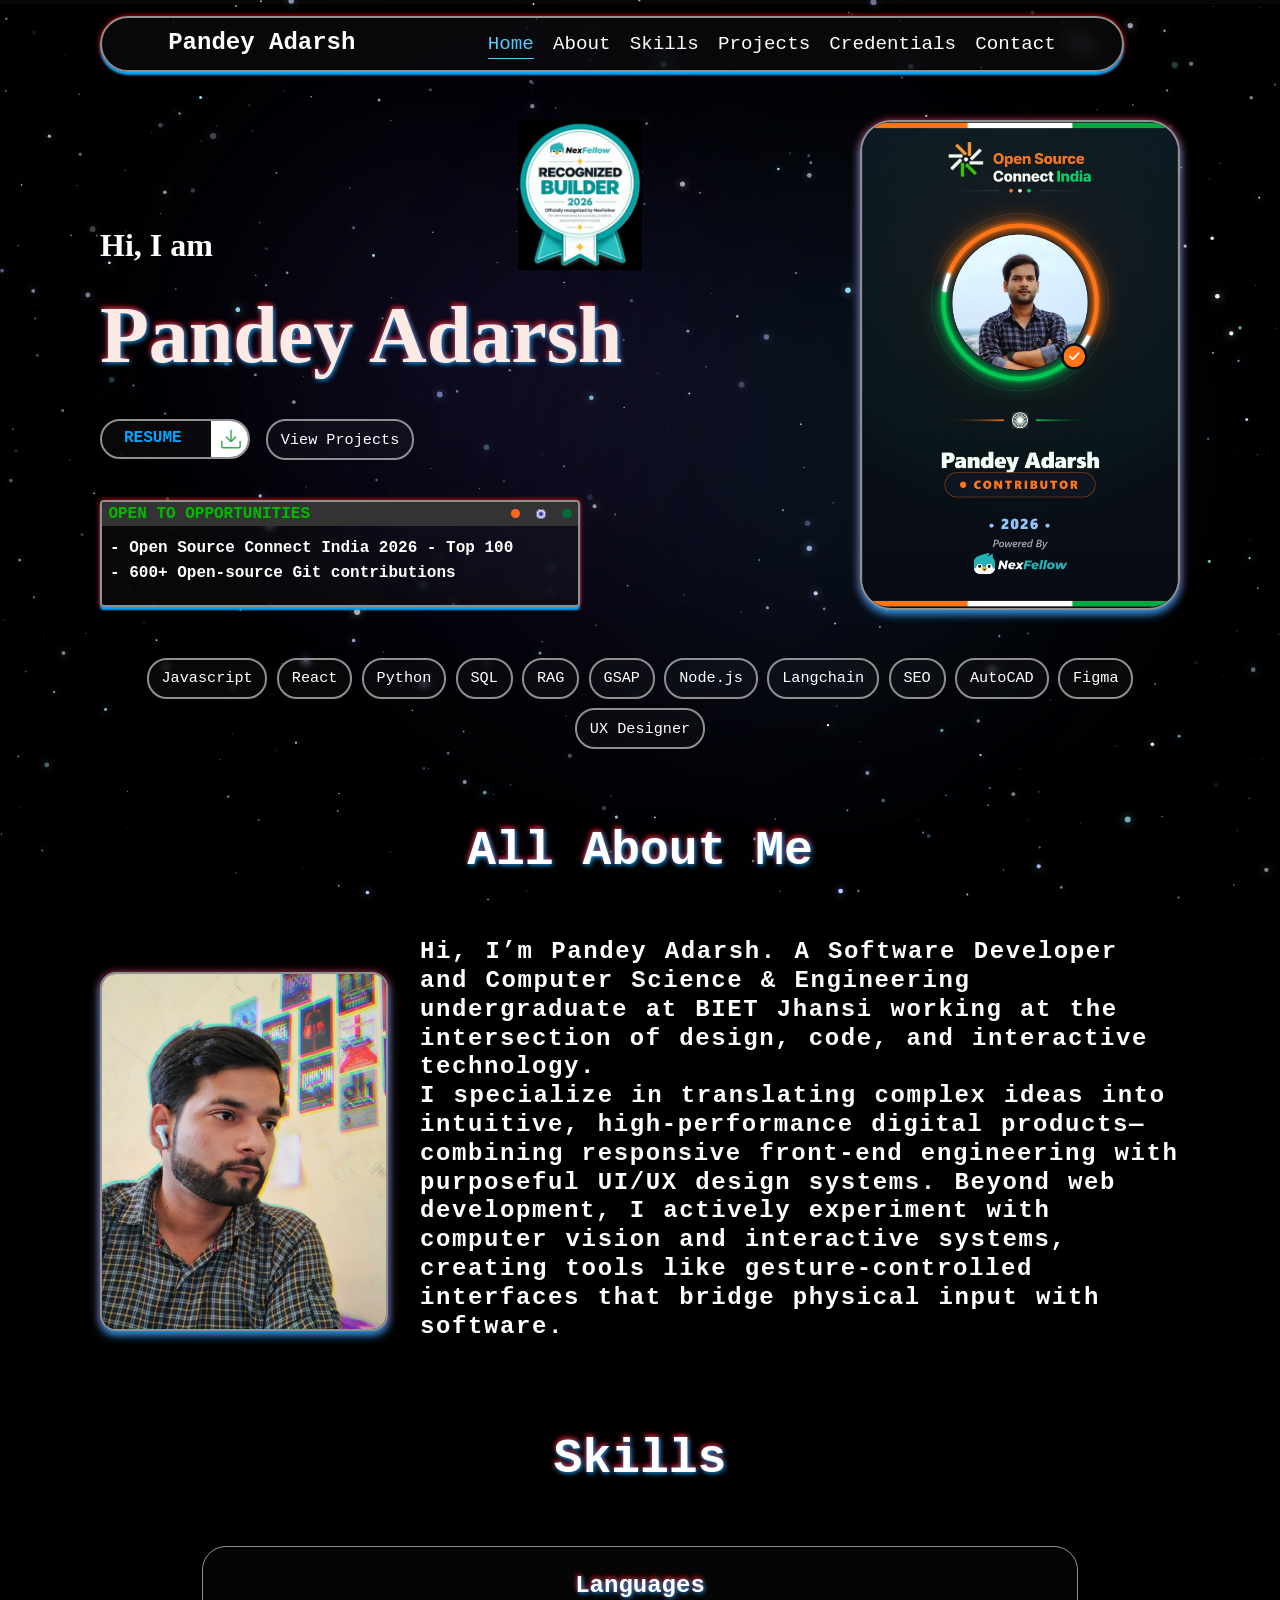
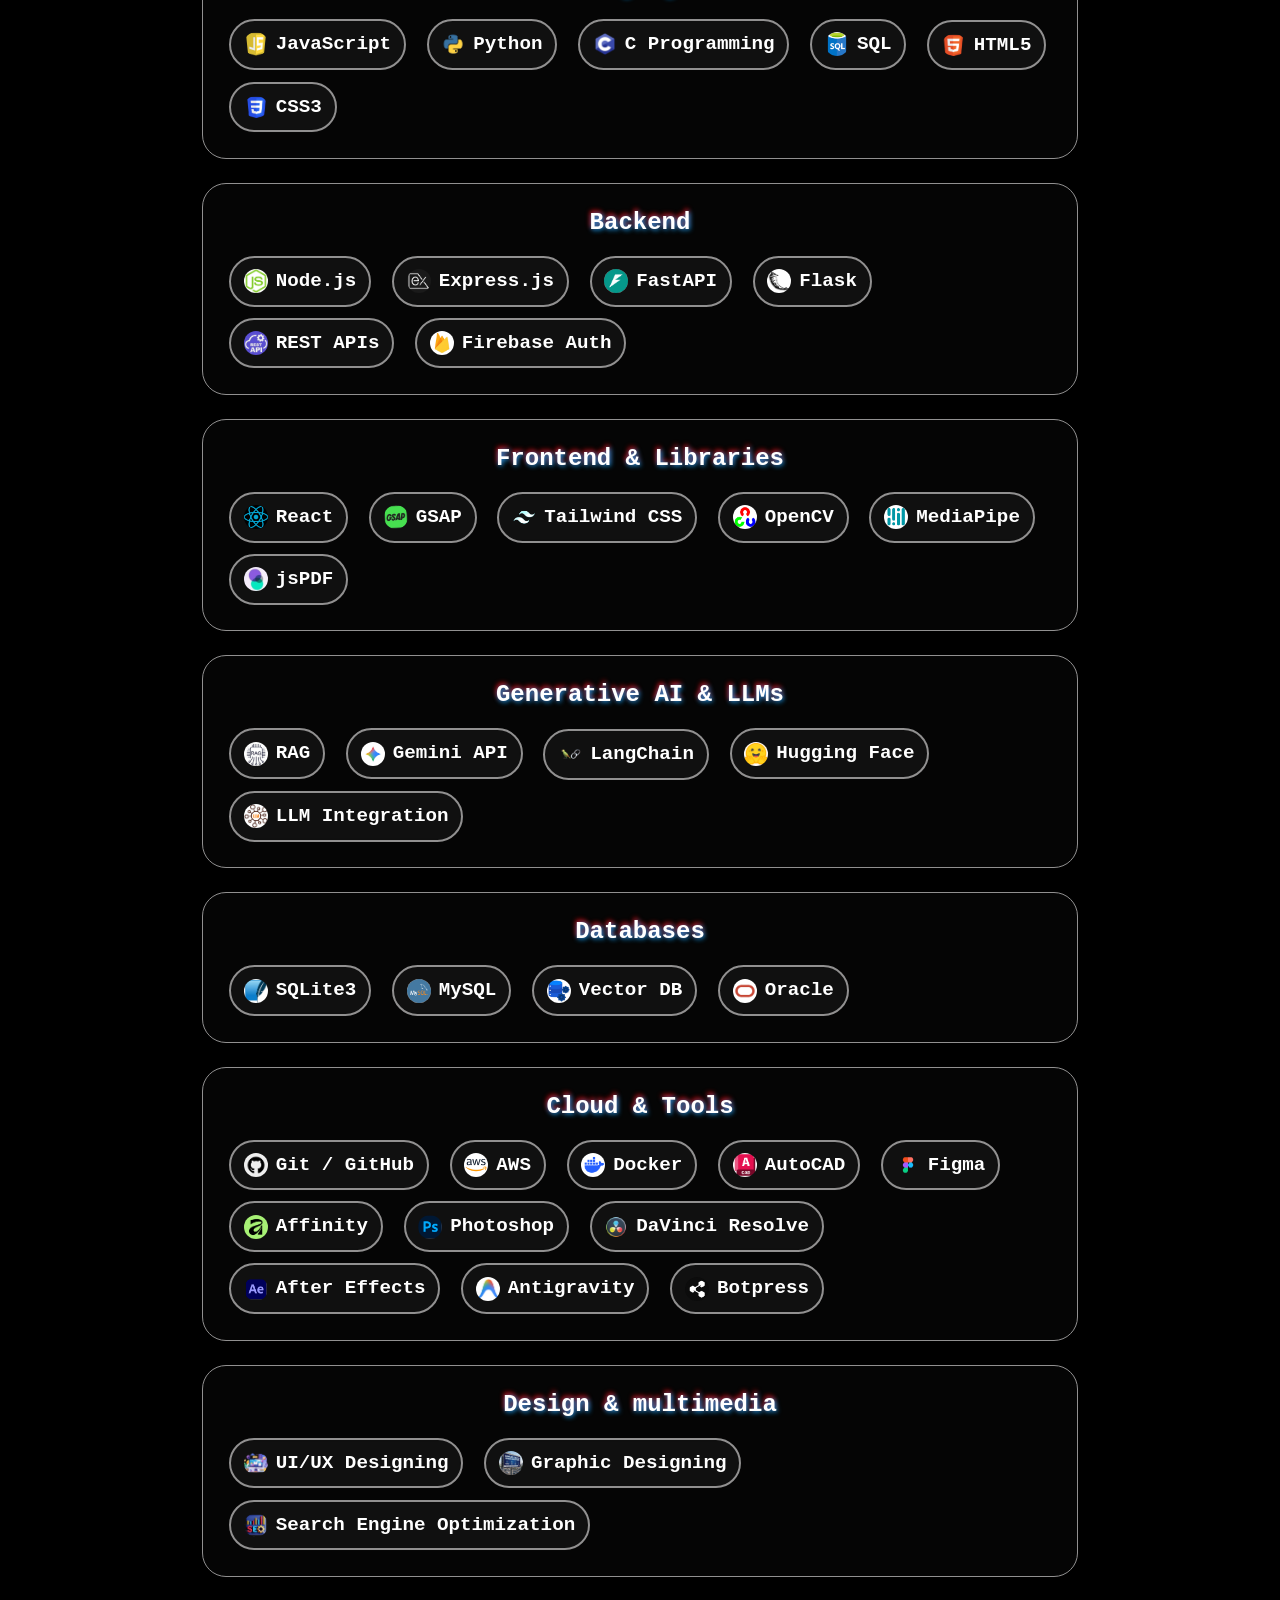
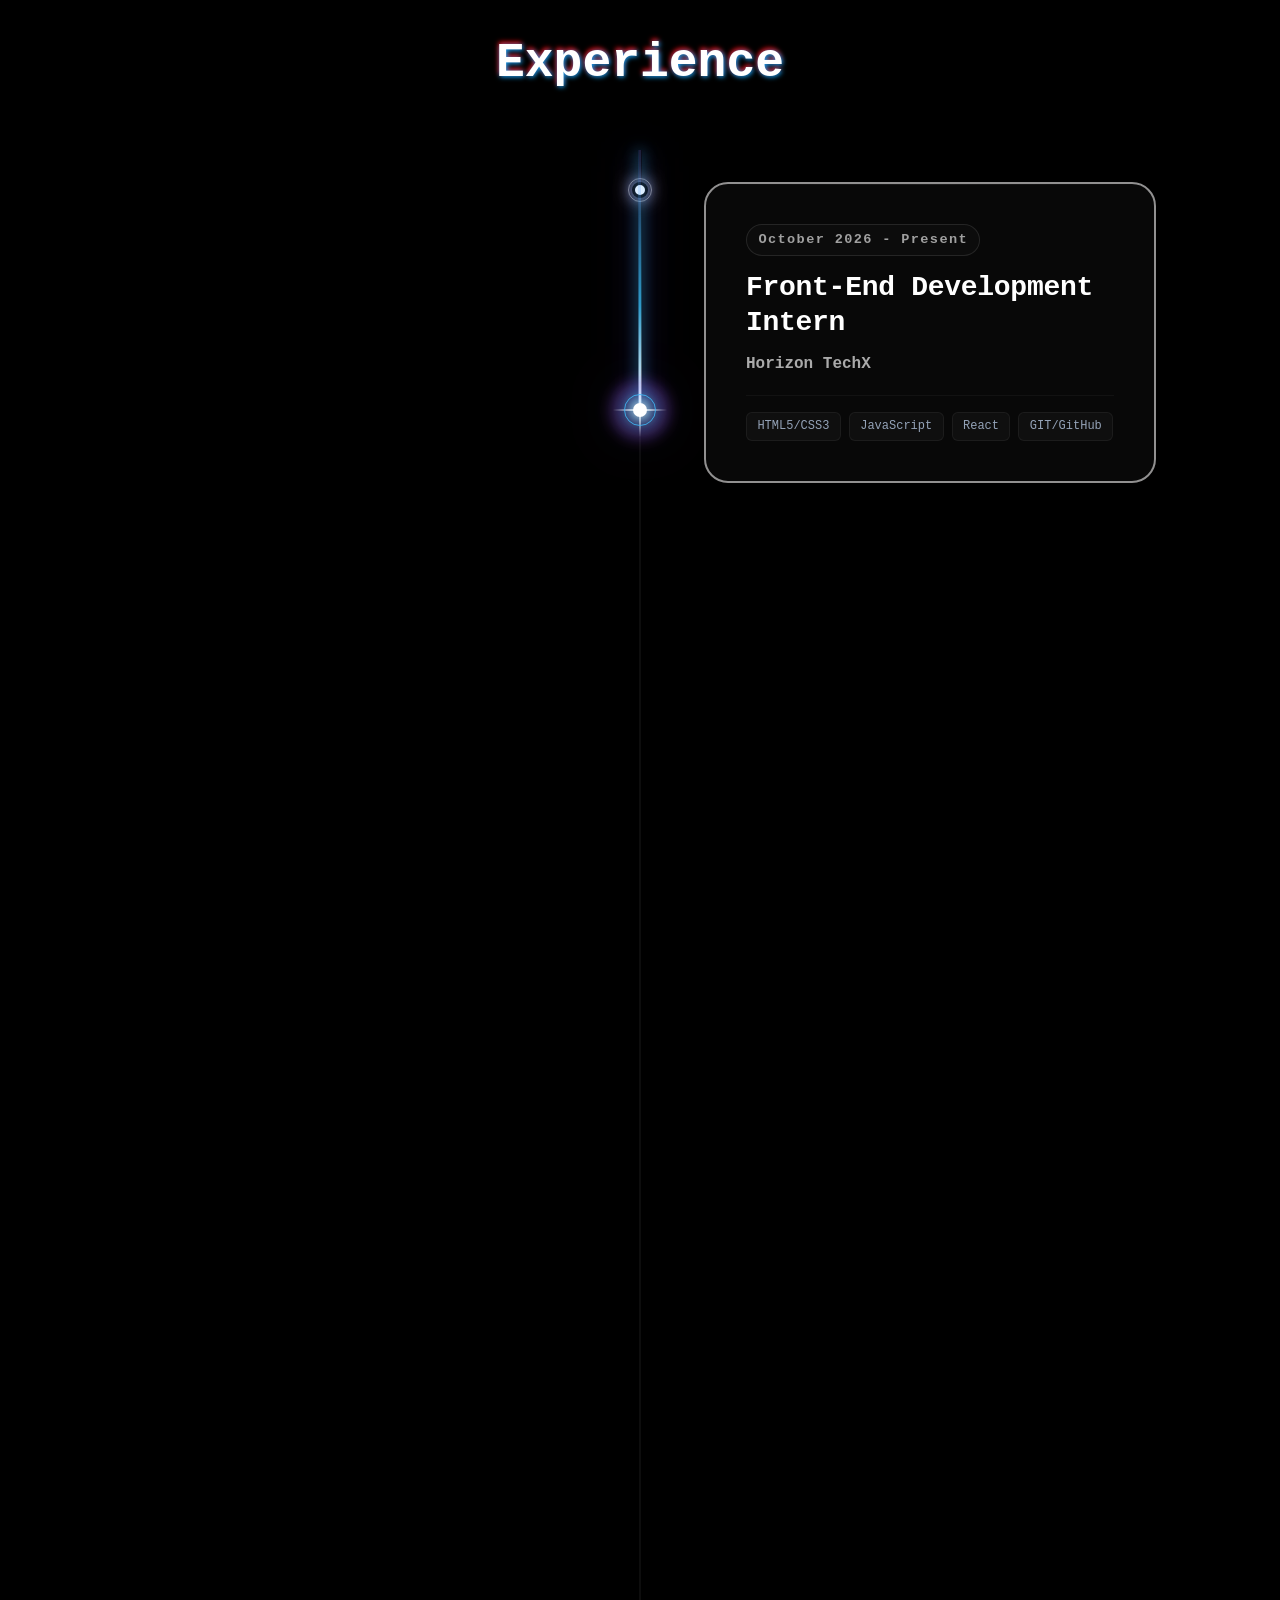
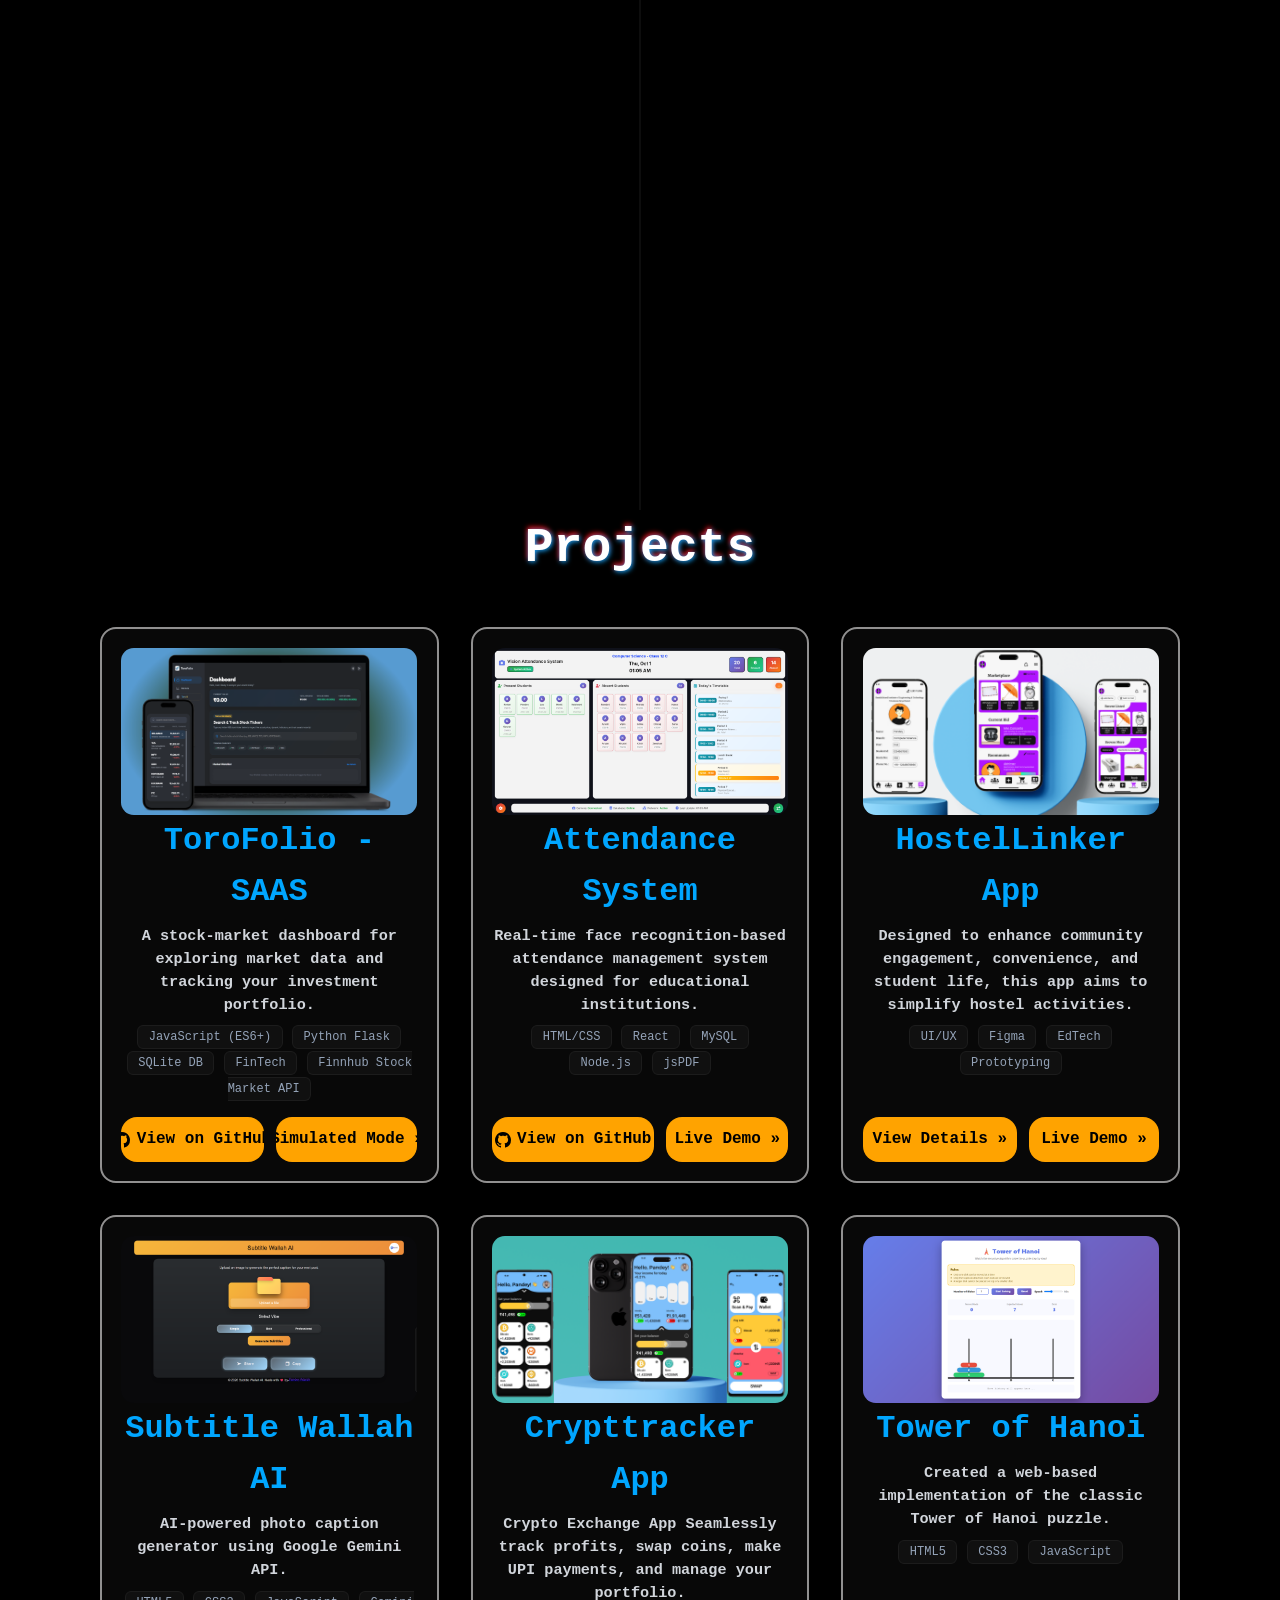
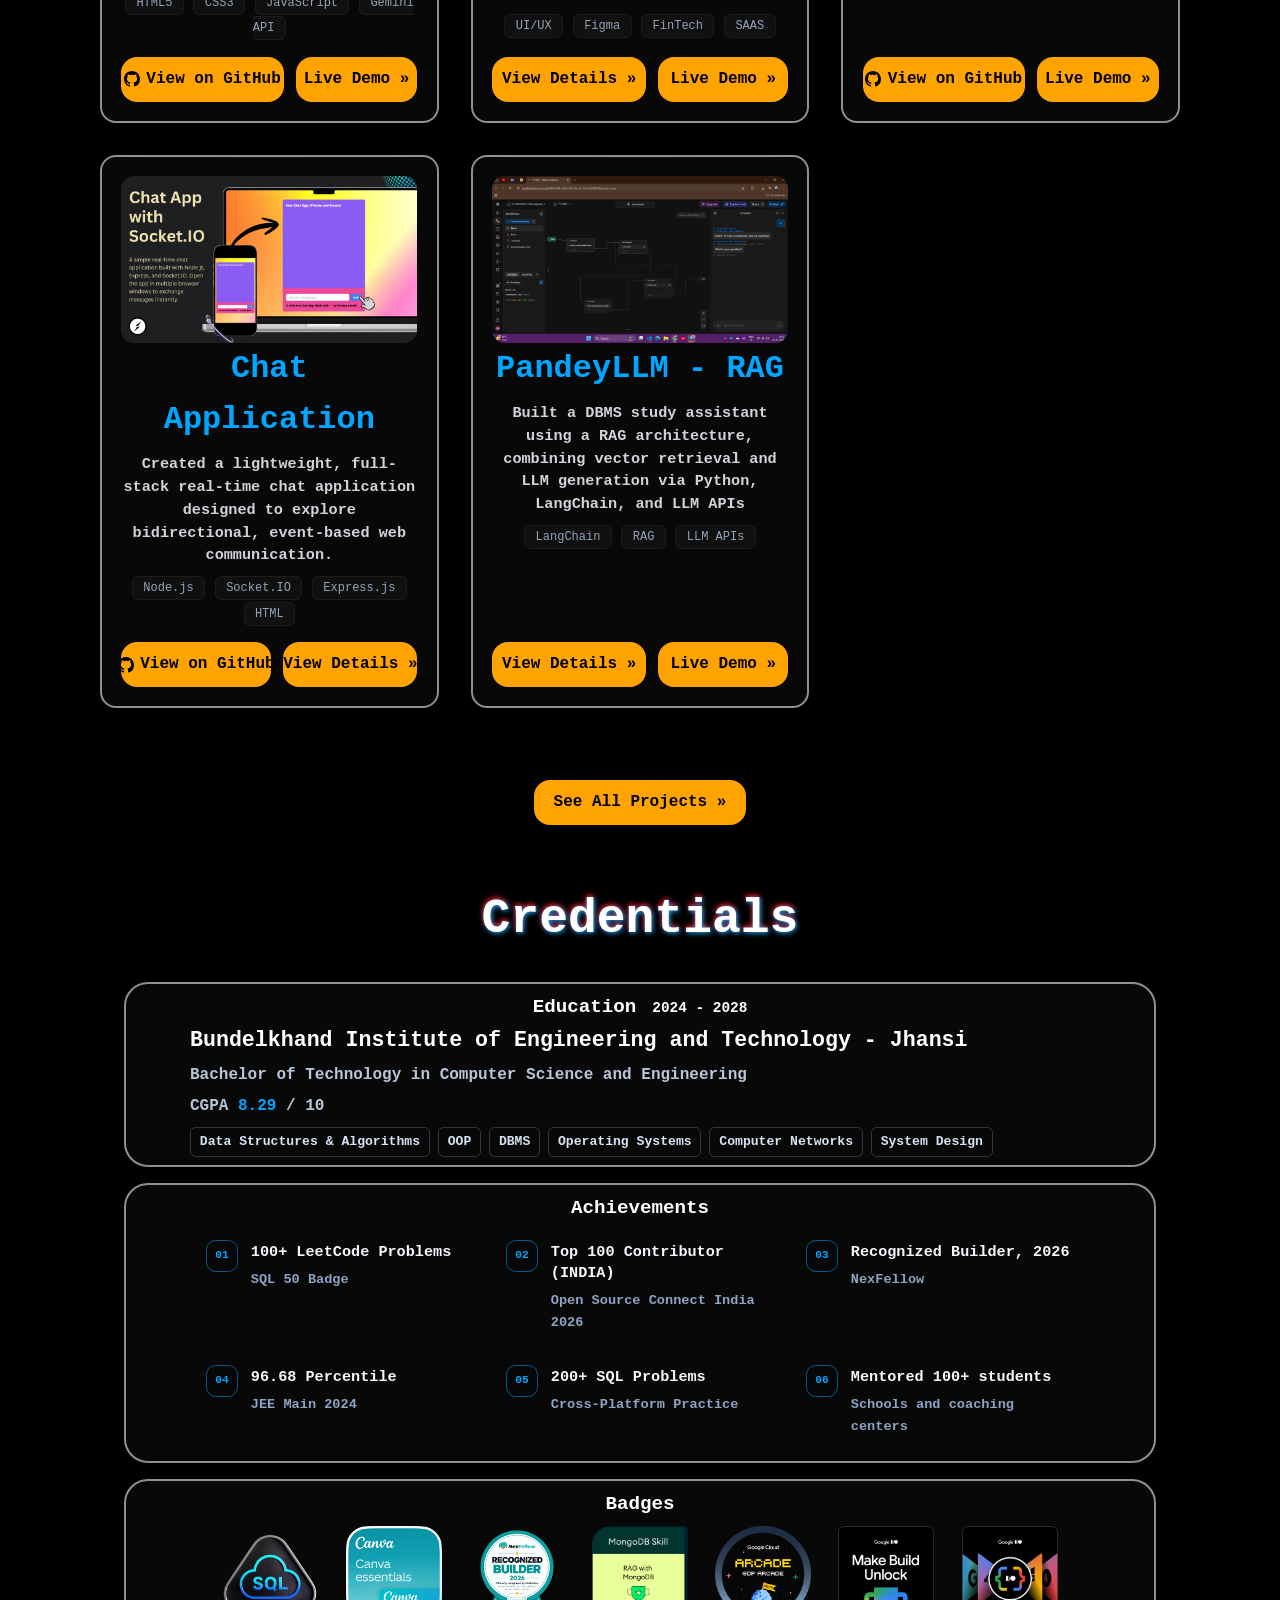
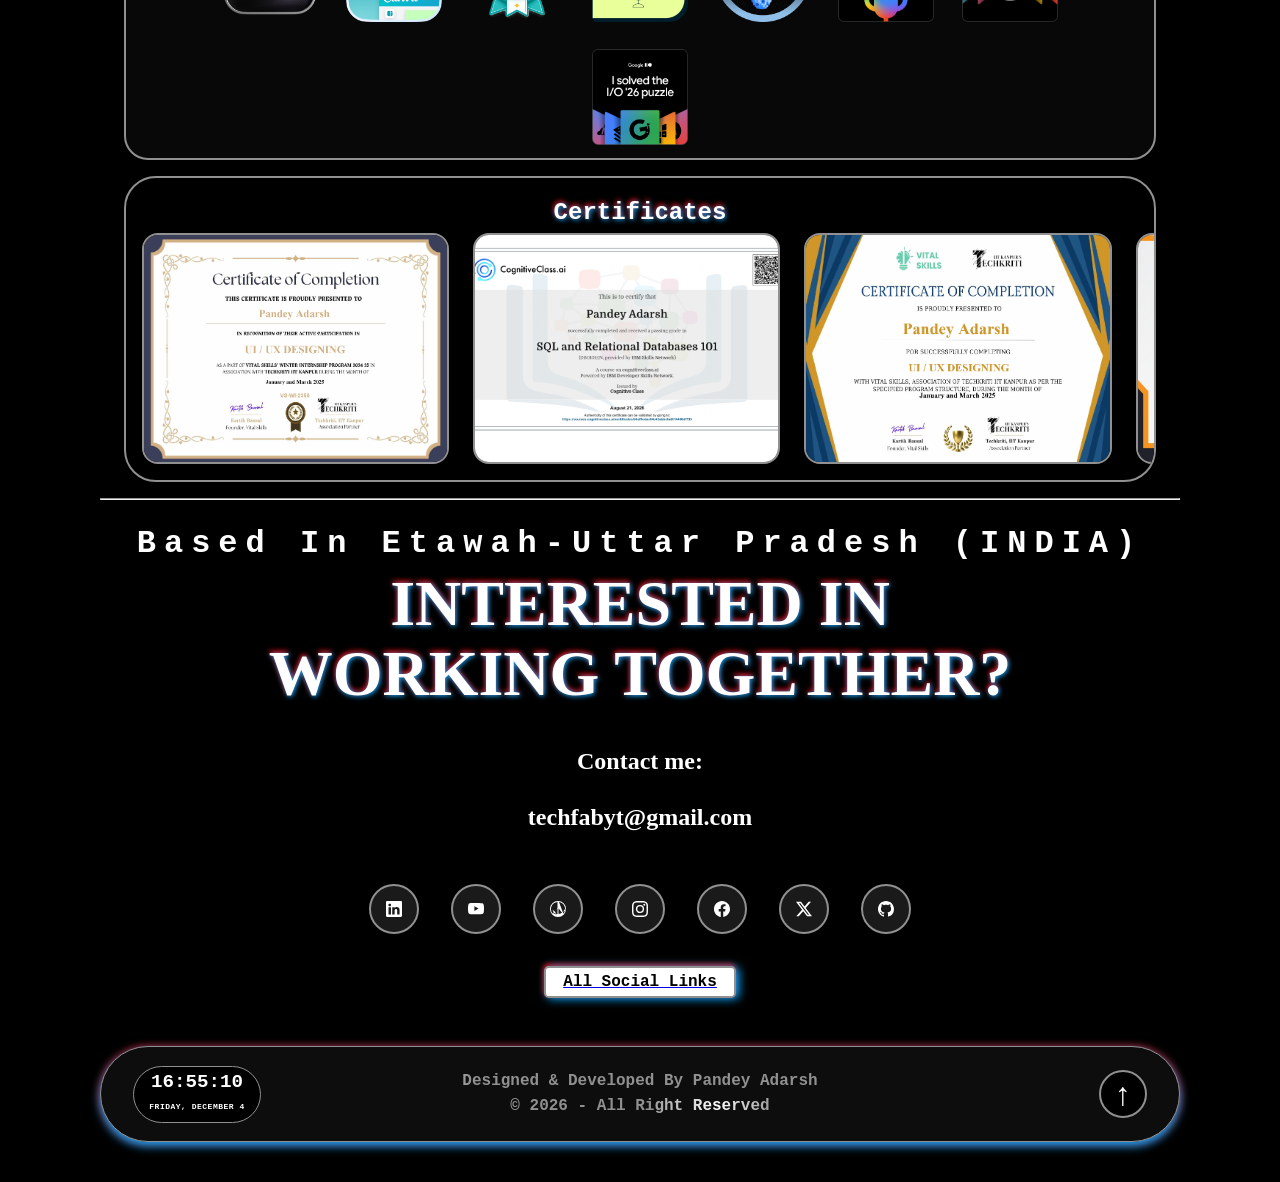
<file: index.html>
<!DOCTYPE html>
<html lang="en">

<head>

  <!-- google console link -->
  <meta name="google-site-verification" content="VPcvyIVSavcaGt4Hp5MiPbJh5wwtwlSctewa6MXyONY" />
  <!-- google domain name provider -->
  <meta name="google-site-verification" content="VWGRywVTSW7ROK0XUYrunrNsr_-LwlNoM5VZFB9wRNo" />


  <!-- Google Tag Manager -->
  <script>
    (function (w, d, s, l, i) {
      w[l] = w[l] || []; w[l].push({
        'gtm.start':
          new Date().getTime(), event: 'gtm.js'
      }); var f = d.getElementsByTagName(s)[0],
        j = d.createElement(s), dl = l != 'dataLayer' ? '&l=' + l : ''; j.async = true; j.src =
          'https://www.googletagmanager.com/gtm.js?id=' + i + dl; f.parentNode.insertBefore(j, f);
    })(window, document, 'script', 'dataLayer', 'GTM-N8K26L7Z');
  </script>


  <!-- End Google Tag Manager -->
  <meta charset="UTF-8" />

  <!-- seo -->

  <!-- <meta name="viewport" content="width=device-width, initial-scale=1.0" /> -->
  <meta name="viewport" content="width=1024">

  <meta name="description"
    content="Pandey Adarsh's official portfolio – Explore projects in video editing, SEO, graphic design, UI/UX, and frontend development. Tech Fab | 20M+ Views | B.Tech CSE Student." />

  <meta name="keywords"
    content="Pandey Adarsh, Tech Fab, portfolio, video editing, SEO, UI UX, web design, graphic design, frontend developer, Jhansi" />
  <meta name="author" content="Pandey Adarsh" />

  <meta property="og:title" content="Pandey Adarsh | Tech Fab | Portfolio" />

  <meta property="og:description"
    content="Explore the portfolio of Pandey Adarsh – Video Editing, SEO, UI/UX, Frontend Dev & more." />

  <meta property="og:image" content="extra img\portfolio tn.png" />
  <meta property="og:url" content="https://pandeyadarshyt.netlify.app" />
  <meta property="og:type" content="website" />

  <meta name="twitter:card" content="summary_large_image" />
  <meta name="twitter:title" content="Pandey Adarsh | Tech Fab Portfolio" />
  <meta name="twitter:description" content="Explore Pandey Adarsh's portfolio – SEO, Design, Editing, Dev." />
  <meta name="twitter:image" content="Pandey-Adarsh---Portfolio\extra img\portfolio tn.png" />
  <link rel="canonical" href="https://pandeyadarshyt.netlify.app" />
  <meta http-equiv="Content-Language" content="en">

  <!-- seo ends -->

  <!-- JSON-LD (JavaScript Object Notation for Linked Data) -->

  <script type="application/ld+json">
{
  "@context": "https://schema.org",
  "@type": "WebSite",
  "name": "Pandey Adarsh | Tech Fab Portfolio",
  "alternateName": "Pandey Adarsh Portfolio",
  "url": "https://pandeyadarshyt.netlify.app/"
}
</script>

  <meta name="viewport" content="width=device-width, initial-scale=1.0" />
  <title>Adarsh's Portfolio</title>

  <!-- favicon -->
  <link rel="icon" href="extra img\AP favicn.png" type="image/x-icon" />
  <link rel="stylesheet" href="css\style.css">
  <link rel="stylesheet" href="https://unpkg.com/aos@2.3.1/dist/aos.css" />

  <!-- Google analytic link -->
  <script async src="https://www.googletagmanager.com/gtag/js?id=G-ZQCFX6GL92"></script>
  <script>
    window.dataLayer = window.dataLayer || [];
    function gtag() { dataLayer.push(arguments); }
    gtag('js', new Date());

    gtag('config', 'G-ZQCFX6GL92');
  </script>

</head>

<div class="scroll-indicator" id="scrollIndicator"></div>

<body>

  <canvas id="galaxy-canvas"></canvas>
  <div class="nebula nebula-1"></div>
  <div class="nebula nebula-2"></div>
  <div class="nebula nebula-3"></div>


  <!-- Google Tag Manager (noscript) -->
  <noscript>
    <iframe src="https://www.googletagmanager.com/ns.html?id=GTM-N8K26L7Z" height="0" width="0"
      style="display:none;visibility:hidden"></iframe>
  </noscript>
  <!-- End Google Tag Manager (noscript) -->


  <header class="navbar">
    <div class="logo">Pandey Adarsh</div>
    <!-- <p>
            <a href="" class="btn-shine">OPEN TO OPPORTUNITIES</a>
          </p> -->

    <div class="nav-links">
      <a href="#home" id="nav-home">Home</a>
      <a href="#about" id="nav-about">About</a>
      <a href="#skills" id="nav-skills">Skills</a>
      <a href="#projects" id="nav-projects">Projects</a>
      <a href="#credentials" id="nav-credentials">Credentials</a>
      <a href="#contact" id="nav-contact">Contact</a>
    </div>
  </header>



  <section class="hero" id="home" data-aos="fade-up">
    <div class="intro">

      <div class="maintxt">

        <div class="cf">
          <img src="extra img\badge.png" alt="">
        </div>

        <div class="hi">Hi, I am</div>
        <span class="name">Pandey Adarsh</span> <br />

        <div class="hero-actions">
          <a class="button" href="https://drive.google.com/file/d/1LBhssxn3J3On9qnijSHzx--F2v0Hn4aA/view?usp=sharing"
            target="_blank" rel="noopener noreferrer">
            <span class="button__text">RESUME</span>
            <span class="button__icon">
              <svg xmlns="http://www.w3.org/2000/svg" viewBox="0 0 35 35" class="svg" aria-hidden="true">
                <path
                  d="M17.5,22.131a1.249,1.249,0,0,1-1.25-1.25V2.187a1.25,1.25,0,0,1,2.5,0V20.881A1.25,1.25,0,0,1,17.5,22.131Z">
                </path>
                <path
                  d="M17.5,22.693a3.189,3.189,0,0,1-2.262-.936L8.487,15.006a1.249,1.249,0,0,1,1.767-1.767l6.751,6.751a.7.7,0,0,0,.99,0l6.751-6.751a1.25,1.25,0,0,1,1.768,1.767l-6.752,6.751A3.191,3.191,0,0,1,17.5,22.693Z">
                </path>
                <path
                  d="M31.436,34.063H3.564A3.318,3.318,0,0,1,.25,30.749V22.011a1.25,1.25,0,0,1,2.5,0v8.738a.815.815,0,0,0,.814.814H31.436a.815.815,0,0,0,.814-.814V22.011a1.25,1.25,0,1,1,2.5,0v8.738A3.318,3.318,0,0,1,31.436,34.063Z">
                </path>
              </svg>
            </span>
          </a>
          <a class="project-tag" href="#projects">View Projects</a>
        </div>

        <div class="terminal-loader">
          <div class="terminal-header">
            <div class="terminal-title">OPEN TO OPPORTUNITIES</div>
            <div class="terminal-controls">
              <div class="control close"></div>
              <div class="control minimize">
                <img src="extra img\Ashoka_Chakra.svg.webp" alt="">
              </div>
              <div class="control maximize"></div>
            </div>
          </div>
          <div class="text"><br>
            - Open Source Connect India 2026 - Top 100 <br>
            - 600+ Open-source Git contributions
          </div>
        </div>
      </div>


      <div class="avatar">
        <img src="extra img\OSCI-Badge-Pandey Adarsh (1).png" alt="Avatar" class="avatar-image" />
      </div>
    </div>


    <div class="tags">
      <span>Javascript</span>
      <span>React</span>
      <span>Python</span>
      <span>SQL</span>
      <span>RAG</span>
      <span>GSAP</span>
      <span>Node.js</span>
      <span>Langchain</span>
      <span>SEO</span>
      <span>AutoCAD</span>
      <span>Figma</span>
      <span>UX Designer</span>
    </div>

  </section>

  <section class="Aboutme" id="about" data-aos="fade-up">
    <h2>All About Me</h2>
    <!-- <img src="b5acc651-5c6d-45cc-9dc5-5335691e5d79_preview_rev_1.png" alt="AAdarsh Image" class="Adarsh Img" /> -->
    <div class="pg2">
      <div class="myimg"><img src="extra img\about me image.jpg" alt="Adarsh Image"></div>
      <div class="aboutme">
        <p>Hi, I’m Pandey Adarsh. A Software Developer and Computer Science & Engineering undergraduate at BIET Jhansi
          working at the intersection of design, code, and interactive technology. <br>
          I specialize in translating complex ideas into intuitive, high-performance digital products—combining
          responsive front-end engineering with purposeful UI/UX design systems. Beyond web development, I actively
          experiment with computer vision and interactive systems, creating tools like gesture-controlled interfaces
          that bridge physical input with software.
        <p>
      </div>
    </div>
  </section>

  <!-- skills Section -->

  <section>
    <div class="Skill" id="skills">
      <h2>Skills</h2>
    </div>
    <div class="icon-container">

      <div class="skill-category">
        <h3>Languages</h3>

        <div class="icon-item">
          <img src="skills images\js.png" alt="JavaScript" class="iconimg">
          <span class="label">JavaScript</span>
        </div>

        <div class="icon-item">
          <img src="skills images\pybg.png" alt="Python" class="iconimg">
          <span class="label">Python</span>
        </div>

        <div class="icon-item">
          <img src="skills images\c.png" alt="C" class="iconimg">
          <span class="label">C Programming</span>
        </div>

        <div class="icon-item">
          <img src="skills images\sql  logo.png" alt="SQL" class="iconimg">
          <span class="label">SQL</span>
        </div>

        <div class="icon-item">
          <img src="skills images\css.png" alt="HTML" class="iconimg">
          <span class="label">HTML5</span>
        </div>

        <div class="icon-item">
          <img src="skills images\html.png" alt="(CSS)" class="iconimg">
          <span class="label">CSS3</span>
        </div>


      </div>

      <div class="skill-category">
        <h3>Backend</h3>
        <div class="icon-item">
          <img src="skills images\node.png" alt="Node.js" class="iconimg">
          <span class="label">Node.js</span>
        </div>

        <div class="icon-item">
          <img src="skills images\express_logo.png" alt="Express.js
" class="iconimg">
          <span class="label">Express.js
          </span>
        </div>
        <div class="icon-item">
          <img src="skills images\fast api logo.png" alt="FastAPI" class="iconimg">
          <span class="label">FastAPI</span>
        </div>

        <div class="icon-item">
          <img src="skills images\flask.png" alt="Flask" class="iconimg">
          <span class="label">Flask</span>
        </div>
        <div class="icon-item">
          <img src="skills images\rest api logo.jpeg" alt="REST APIs" class="iconimg">
          <span class="label">REST APIs
          </span>
        </div>

        <div class="icon-item">
          <img src="skills images\firebase logo.jpeg" alt="Firebase Auth" class="iconimg">
          <span class="label">Firebase Auth</span>
        </div>



      </div>

      <div class="skill-category">
        <h3>Frontend & Libraries</h3>


        <div class="icon-item">
          <img src="skills images\react logo.png" alt="React" class="iconimg">
          <span class="label">React</span>
        </div>

        <div class="icon-item">
          <img src="skills images\GSAP.jpeg" alt="GSAP" class="iconimg">
          <span class="label">GSAP</span>
        </div>


        <div class="icon-item">
          <img src="skills images\tailwind.png" alt="HTML" class="iconimg">
          <span class="label">Tailwind CSS</span>
        </div>

        <div class="icon-item">
          <img src="skills images\open cv logo.png" alt="OpenCV" class="iconimg">
          <span class="label">OpenCV</span>
        </div>

        <div class="icon-item">
          <img src="skills images\mediapipe loog.png" alt="MediaPipe" class="iconimg">
          <span class="label">MediaPipe</span>
        </div>


        <div class="icon-item">
          <img src="skills images\js pdf logo1.jpeg" alt="jsPDF" class="iconimg">
          <span class="label">jsPDF</span>
        </div>

      </div>



      <div class="skill-category">
        <h3>Generative AI & LLMs</h3>

        <div class="icon-item">
          <img src="skills images\rag logo.jpeg" alt="RAG" class="iconimg">
          <span class="label">RAG</span>
        </div>

        <div class="icon-item">
          <img src="skills images\Gemini API.jpg" alt="Gemini API" class="iconimg">
          <span class="label">Gemini API</span>
        </div>
        <div class="icon-item">
          <img src="skills images\LangChain.png" alt="LangChain" class="iconimg">
          <span class="label">LangChain</span>
        </div>

        <div class="icon-item">
          <img src="skills images\hugging face logo.png" alt="Hugging Face" class="iconimg">
          <span class="label">Hugging Face
          </span>
        </div>

        <div class="icon-item">
          <img src="skills images\llm logo.jpg" alt="LLM integration
" class="iconimg">
          <span class="label">LLM Integration
          </span>
        </div>



      </div>

      <div class="skill-category">
        <h3>Databases</h3>

        <div class="icon-item">
          <img src="skills images\SQLite3.jpeg" alt="SQLite3" class="iconimg">
          <span class="label">SQLite3</span>
        </div>
        <div class="icon-item">
          <img src="skills images\MySQL.png" alt="MySQL" class="iconimg">
          <span class="label">MySQL</span>
        </div>
        <div class="icon-item">
          <img src="skills images\Vector DB.jpg" alt="Vector DB" class="iconimg">
          <span class="label">Vector DB</span>
        </div>

        <div class="icon-item">
          <img src="skills images\Oracle.png" alt="Oracle" class="iconimg">
          <span class="label">Oracle</span>
        </div>


      </div>


      <div class="skill-category">
        <h3>Cloud & Tools</h3>
        <div class="icon-item">
          <img src="skills images\git.png" alt="github" class="iconimg">
          <span class="label">Git / GitHub</span>
        </div>

        <div class="icon-item">
          <img src="skills images\aws logo.png" alt="AWS" class="iconimg">
          <span class="label">AWS</span>
        </div>

        <div class="icon-item">
          <img src="skills images\docker logo.png" alt="Docker" class="iconimg">
          <span class="label">Docker</span>
        </div>

        <div class="icon-item">
          <img src="skills images\auto ca logo.png" alt="AutoCAD " class="iconimg">
          <span class="label">AutoCAD</span>
        </div>

        <div class="icon-item">
          <img src="skills images\figma.png" alt="Figma" class="iconimg">
          <span class="label">Figma</span>
        </div>

        <div class="icon-item">
          <img src="skills images\affinity.png" alt="CANVA" class="iconimg">
          <span class="label">Affinity</span>
        </div>

        <div class="icon-item">
          <img src="skills images\photoshopp.png" alt="CANVA" class="iconimg">
          <span class="label">Photoshop</span>
        </div>


        <div class="icon-item">
          <img src="skills images\dsvin.png" alt="DaVinci Resolve" class="iconimg">
          <span class="label">DaVinci Resolve</span>
        </div>


        <div class="icon-item">
          <img src="skills images\after effects.png" alt="DaVinci Resolve" class="iconimg">
          <span class="label">After Effects</span>
        </div>

        <div class="icon-item">
          <img src="skills images\anti logo.jpeg" alt="Antigravity" class="iconimg">
          <span class="label">Antigravity</span>
        </div>

        <div class="icon-item">
          <img src="skills images\botpress.png" alt="Botpress" class="iconimg">
          <span class="label">Botpress</span>
        </div>



      </div>

      <div class="skill-category">
        <h3>Design & multimedia</h3>


        <div class="icon-item">
          <img src="skills images\uiux.png" alt="UI/UX" class="iconimg">
          <span class="label">UI/UX Designing</span>
        </div>

        <div class="icon-item">
          <img src="skills images\banner.jpeg" alt="Graphic Designing" class="iconimg">
          <span class="label">Graphic Designing</span>
        </div>


        <div class="icon-item">
          <img src="skills images\seo.png" alt="SEO" class="iconimg">
          <span class="label">Search Engine Optimization</span>
        </div>
      </div>

    </div>

  </section>

  <div class="Experience">
    <h2>Experience</h2>
  </div>

  <!-- Experience Section -->
  <section class="experience-certificates" data-aos="fade-up">
    <div class="container">
      <div class="exp-cert-container">


        <!-- Experience Section -->
        <main class="timeline-wrapper" id="tl-container">
          <div class="vertical-guide"></div>
          <div class="glow-line" id="glow-line"></div>

          <div class="tracer-star" id="tracer-star">
            <div class="tracer-ambient"></div>
            <div class="tracer-flare h"></div>
            <div class="tracer-flare v"></div>
            <div class="tracer-ring"></div>
            <div class="tracer-core"></div>
          </div>


          <!-- Item 1 -->
          <div class="timeline-item right">
            <div class="milestone-dot"></div>
            <div class="card">
              <div class="card-glow"></div>
              <span class="card-year">October 2026 - Present</span>
              <h3 class="card-title">Front-End Development Intern</h3>
              <p class="card-sub">Horizon TechX
              <div class="card-tags">
                <span class="tag">HTML5/CSS3</span>
                <span class="tag">JavaScript</span>
                <span class="tag">React</span>
                <span class="tag">GIT/GitHub</span>


              </div>
            </div>
          </div>

          <!-- Item 1 -->
          <div class="timeline-item left">
            <div class="milestone-dot"></div>
            <div class="card">
              <div class="card-glow"></div>
              <span class="card-year">September 2026 – October 2026</span>
              <h3 class="card-title">Open Source Contributer</h3>
              <p class="card-sub">Open Source Connect India 2026
              <div class="card-tags">
                <span class="tag">Open Source</span>
                <span class="tag">5+ Projects</span>
                <span class="tag">400+ Contributions</span>

              </div>
            </div>
          </div>

          <!-- Item 2 -->
          <div class="timeline-item right">
            <div class="milestone-dot"></div>
            <div class="card">
              <div class="card-glow"></div>
              <span class="card-year">April 2021 – January 2026</span>
              <h3 class="card-title">Tech Content Creator</h3>
              <p class="card-sub">YouTube</p>
              <div class="card-tags">
                <span class="tag">Content Creation</span>
                <span class="tag">SEO</span>
                <span class="tag">500+ Videos</span>
              </div>
            </div>
          </div>


          <!--           <div class="timeline-item right">
            <div class="milestone-dot"></div>
            <div class="card">
              <div class="card-glow"></div>
              <span class="card-year">June 2025 - July 2025 </span>
              <h3 class="card-title">Graphic Designer</h3>
              <p class="card-sub">Inamigos (IAF)</p>
              <div class="card-tags">
                <span class="tag">Graphic Design</span>
                <span class="tag">Visual Communication</span>
                <span class="tag">Branding</span>
              </div>
            </div>
          </div> -->


          <!-- Item 5 -->
          <div class="timeline-item left">
            <div class="milestone-dot"></div>
            <div class="card">
              <div class="card-glow"></div>
              <span class="card-year">January 2025 – March 2025</span>
              <h3 class="card-title">Winter Intern</h3>
              <p class="card-sub">Indian Institute of Technology Kanpur</p>
              <div class="card-tags">
                <span class="tag">UI/UX Designing</span>
                <span class="tag">Wireframing</span>
                <span class="tag">Prototyping</span>
              </div>
            </div>
          </div>

          <!-- Item 6 -->
          <div class="timeline-item right">
            <div class="milestone-dot"></div>
            <div class="card">
              <div class="card-glow"></div>
              <span class="card-year">May 2023 – September 2024</span>
              <h3 class="card-title">Teaching Assistant</h3>
              <p class="card-sub">RCRD Public School</p>
              <div class="card-tags">
                <span class="tag">Teaching</span>
                <span class="tag">Mentor</span>
                <span class="tag">100+ Students</span>

              </div>
            </div>
          </div>


        </main>

      </div>

  </section>

  </div>
  </div>


  <!-- Projects section  -->

  <section class="featured" id="projects" data-aos="fade-up">

    <h2>Projects</h2>

    <!-- <h3>Turning Problems Into Solutions</h3> -->

    <div class="projects">

      <div class="card">
        <div class="card-glow"></div>
        <!-- <img src="Screenshot 2025-03-15 154733.png" alt="Brand Identity Design" /> -->
        <img src="project img\torofolio mockup.png" alt="ToroFolio" />
        <h3>ToroFolio - SAAS</h3>
        <p class="project-description">A stock-market dashboard for exploring market data and tracking your investment
          portfolio.</p>
        <div class="card-tags-projects">
          <span class="tag">JavaScript (ES6+)</span>
          <span class="tag">Python Flask</span>
          <span class="tag">SQLite DB</span>
          <span class="tag">FinTech</span>
          <span class="tag">Finnhub Stock Market API</span>
        </div>
        <div class="project-actions">
          <a class="custom-button" href="https://github.com/AdarshP521/ToroFolio" target="_blank"
            rel="noopener noreferrer">
            <svg class="github-button-icon" aria-hidden="true" viewBox="0 0 16 16" fill="currentColor"
              xmlns="http://www.w3.org/2000/svg">
              <path
                d="M8 0C3.58 0 0 3.58 0 8c0 3.54 2.29 6.53 5.47 7.59.4.07.55-.17.55-.38 0-.19-.01-.82-.01-1.49-2.01.37-2.53-.49-2.69-.94-.09-.23-.48-.94-.82-1.13-.28-.15-.68-.52-.01-.53.63-.01 1.08.58 1.23.82.72 1.21 1.87.87 2.33.66.07-.52.28-.87.51-1.07-1.78-.2-3.64-.89-3.64-3.95 0-.87.31-1.59.82-2.15-.08-.2-.36-1.02.08-2.12 0 0 .67-.21 2.2.82.64-.18 1.32-.27 2-.27s1.36.09 2 .27c1.53-1.04 2.2-.82 2.2-.82.44 1.1.16 1.92.08 2.12.51.56.82 1.27.82 2.15 0 3.07-1.87 3.75-3.65 3.95.29.25.54.73.54 1.48 0 1.07-.01 1.93-.01 2.2 0 .21.15.46.55.38A8.01 8.01 0 0 0 16 8c0-4.42-3.58-8-8-8">
              </path>
            </svg>
            View on GitHub
          </a>
          <a class="custom-button" href="https://adarshp521.github.io/ToroFolio/" target="_blank"
            rel="noopener noreferrer">Simulated Mode &raquo;</a>
        </div>
      </div>

      <div class="card">
        <div class="card-glow"></div>
        <!-- <img src="Screenshot 2025-03-15 154733.png" alt="Brand Identity Design" /> -->
        <img src="project img\visionas.png" alt="ToroFolio" />
        <h3>Attendance System</h3>
        <p class="project-description">Real-time face recognition-based attendance management system designed for
          educational institutions.</p>
        <div class="card-tags-projects">
          <span class="tag">HTML/CSS</span>
          <span class="tag">React</span>
          <span class="tag">MySQL</span>
          <span class="tag">Node.js</span>
          <span class="tag">jsPDF</span>

        </div>
        <div class="project-actions">
          <a class="custom-button" href="https://github.com/AdarshP521/VISION-SIH-2025" target="_blank"
            rel="noopener noreferrer">
            <svg class="github-button-icon" aria-hidden="true" viewBox="0 0 16 16" fill="currentColor"
              xmlns="http://www.w3.org/2000/svg">
              <path
                d="M8 0C3.58 0 0 3.58 0 8c0 3.54 2.29 6.53 5.47 7.59.4.07.55-.17.55-.38 0-.19-.01-.82-.01-1.49-2.01.37-2.53-.49-2.69-.94-.09-.23-.48-.94-.82-1.13-.28-.15-.68-.52-.01-.53.63-.01 1.08.58 1.23.82.72 1.21 1.87.87 2.33.66.07-.52.28-.87.51-1.07-1.78-.2-3.64-.89-3.64-3.95 0-.87.31-1.59.82-2.15-.08-.2-.36-1.02.08-2.12 0 0 .67-.21 2.2.82.64-.18 1.32-.27 2-.27s1.36.09 2 .27c1.53-1.04 2.2-.82 2.2-.82.44 1.1.16 1.92.08 2.12.51.56.82 1.27.82 2.15 0 3.07-1.87 3.75-3.65 3.95.29.25.54.73.54 1.48 0 1.07-.01 1.93-.01 2.2 0 .21.15.46.55.38A8.01 8.01 0 0 0 16 8c0-4.42-3.58-8-8-8">
              </path>
            </svg>
            View on GitHub
          </a>
          <a class="custom-button" href="https://visionas.netlify.app/" target="_blank" rel="noopener noreferrer">Live
            Demo &raquo;</a>
        </div>
      </div>


      <div class="card">
        <div class="card-glow"></div>

        <img src="project img\Hostellinker Thumbnail.png" alt="HostelLinker App" />
        <h3>HostelLinker App</h3>
        <p class="project-description">Designed to enhance community engagement, convenience, and student life, this app
          aims to simplify hostel activities.</p>
        <div class="card-tags-projects">
          <span class="tag">UI/UX</span>
          <span class="tag">Figma</span>
          <span class="tag">EdTech</span>
          <span class="tag">Prototyping</span>

        </div>
        <div class="project-actions">
          <a class="custom-button"
            href="https://www.linkedin.com/posts/pandeyadarsh521_productdesign-startup-hostellife-activity-7313293189476483074-TWoa?utm_source=share&utm_medium=member_desktop&rcm=ACoAAEpa9v4BAsyEOkkTWwXVcKHFVFr166T5GRc"
            target="_blank" rel="noopener noreferrer">
            View Details &raquo;
          </a>
          <a class="custom-button"
            href="https://www.figma.com/proto/6Py8BJjxfTSeRh9YBCV81I/Hostel_Linker?node-id=0-1&t=rs5BavaORCDECsXO-1"
            target="_blank" rel="noopener noreferrer">Live Demo &raquo;</a>
        </div>
      </div>

      <div class="card">
        <div class="card-glow"></div>

        <img src="project img\subtitle wallah ai .png" alt="Subtitle Wallah AI" />
        <h3>Subtitle Wallah AI</h3>
        <p class="project-description">AI-powered photo caption generator using Google Gemini API.</p>
        <div class="card-tags-projects">
          <span class="tag">HTML5</span>
          <span class="tag">CSS3</span>
          <span class="tag">JavaScript</span>
          <span class="tag">Gemini API</span>
        </div>
        <div class="project-actions">
          <a class="custom-button" href="https://github.com/AdarshP521/Caption-Wala-Ai" target="_blank"
            rel="noopener noreferrer">
            <svg class="github-button-icon" aria-hidden="true" viewBox="0 0 16 16" fill="currentColor"
              xmlns="http://www.w3.org/2000/svg">
              <path
                d="M8 0C3.58 0 0 3.58 0 8c0 3.54 2.29 6.53 5.47 7.59.4.07.55-.17.55-.38 0-.19-.01-.82-.01-1.49-2.01.37-2.53-.49-2.69-.94-.09-.23-.48-.94-.82-1.13-.28-.15-.68-.52-.01-.53.63-.01 1.08.58 1.23.82.72 1.21 1.87.87 2.33.66.07-.52.28-.87.51-1.07-1.78-.2-3.64-.89-3.64-3.95 0-.87.31-1.59.82-2.15-.08-.2-.36-1.02.08-2.12 0 0 .67-.21 2.2.82.64-.18 1.32-.27 2-.27s1.36.09 2 .27c1.53-1.04 2.2-.82 2.2-.82.44 1.1.16 1.92.08 2.12.51.56.82 1.27.82 2.15 0 3.07-1.87 3.75-3.65 3.95.29.25.54.73.54 1.48 0 1.07-.01 1.93-.01 2.2 0 .21.15.46.55.38A8.01 8.01 0 0 0 16 8c0-4.42-3.58-8-8-8">
              </path>
            </svg>
            View on GitHub
          </a>
          <a class="custom-button" href="https://subtitlewallahai.netlify.app/" target="_blank"
            rel="noopener noreferrer">Live Demo &raquo;</a>
        </div>
      </div>



      <div class="card">
        <div class="card-glow"></div>

        <img src="project img\crypto view tn.png" alt="CrypTracker App" />
        <h3>Crypttracker App</h3>
        <p class="project-description"> Crypto Exchange App
          Seamlessly track profits, swap coins, make UPI payments, and manage your portfolio.</p>
        <div class="card-tags-projects">
          <span class="tag">UI/UX</span>
          <span class="tag">Figma</span>
          <span class="tag">FinTech</span>
          <span class="tag">SAAS</span>
        </div>
        <div class="project-actions">
          <a class="custom-button"
            href="https://www.linkedin.com/posts/pandeyadarsh521_uidesign-uxdesign-cryptoapp-activity-7348439467499634689-bDJV?utm_source=share&utm_medium=member_desktop&rcm=ACoAAEpa9v4BAsyEOkkTWwXVcKHFVFr166T5GRc"
            target="_blank" rel="noopener noreferrer">
            View Details &raquo;
          </a>
          <a class="custom-button"
            href="https://www.figma.com/proto/EMYSPboYnyWF6nFekHNGyk/Cryptracker?node-id=0-1&t=E0zDh7manQwOvcEH-1"
            target="_blank" rel="noopener noreferrer">Live Demo &raquo;</a>
        </div>
      </div>

      <div class="card">
        <div class="card-glow"></div>

        <img src="project img\tower of hanoi.png" alt="Tower of Hanoi" />
        <h3>Tower of Hanoi</h3>
        <p class="project-description"> Created a web-based implementation of the classic Tower of Hanoi puzzle.</p>
        <div class="card-tags-projects">
          <span class="tag">HTML5</span>
          <span class="tag">CSS3</span>
          <span class="tag">JavaScript</span>
        </div>
        <div class="project-actions">
          <a class="custom-button" href="https://github.com/AdarshP521/Tower-of-Hanoi" target="_blank"
            rel="noopener noreferrer">
            <svg class="github-button-icon" aria-hidden="true" viewBox="0 0 16 16" fill="currentColor"
              xmlns="http://www.w3.org/2000/svg">
              <path
                d="M8 0C3.58 0 0 3.58 0 8c0 3.54 2.29 6.53 5.47 7.59.4.07.55-.17.55-.38 0-.19-.01-.82-.01-1.49-2.01.37-2.53-.49-2.69-.94-.09-.23-.48-.94-.82-1.13-.28-.15-.68-.52-.01-.53.63-.01 1.08.58 1.23.82.72 1.21 1.87.87 2.33.66.07-.52.28-.87.51-1.07-1.78-.2-3.64-.89-3.64-3.95 0-.87.31-1.59.82-2.15-.08-.2-.36-1.02.08-2.12 0 0 .67-.21 2.2.82.64-.18 1.32-.27 2-.27s1.36.09 2 .27c1.53-1.04 2.2-.82 2.2-.82.44 1.1.16 1.92.08 2.12.51.56.82 1.27.82 2.15 0 3.07-1.87 3.75-3.65 3.95.29.25.54.73.54 1.48 0 1.07-.01 1.93-.01 2.2 0 .21.15.46.55.38A8.01 8.01 0 0 0 16 8c0-4.42-3.58-8-8-8">
              </path>
            </svg>
            View on GitHub
          </a>
          <a class="custom-button" href="https://adarshp521.github.io/Tower-of-Hanoi/" target="_blank"
            rel="noopener noreferrer">Live Demo</Details> &raquo;</a>
        </div>
      </div>


      <div class="card">
        <div class="card-glow"></div>

        <img src="project img\chat app.png" alt="Real-Time Chat Application" />
        <h3>Chat Application</h3>
        <p class="project-description">Created a lightweight, full-stack real-time chat application designed to explore
          bidirectional, event-based web communication.</p>
        <div class="card-tags-projects">
          <span class="tag">Node.js</span>
          <span class="tag">Socket.IO</span>
          <span class="tag">Express.js</span>
          <span class="tag">HTML</span>
        </div>
        <div class="project-actions">
          <a class="custom-button" href="https://github.com/AdarshP521/Chat-App-with-Socket.IO" target="_blank"
            rel="noopener noreferrer">
            <svg class="github-button-icon" aria-hidden="true" viewBox="0 0 16 16" fill="currentColor"
              xmlns="http://www.w3.org/2000/svg">
              <path
                d="M8 0C3.58 0 0 3.58 0 8c0 3.54 2.29 6.53 5.47 7.59.4.07.55-.17.55-.38 0-.19-.01-.82-.01-1.49-2.01.37-2.53-.49-2.69-.94-.09-.23-.48-.94-.82-1.13-.28-.15-.68-.52-.01-.53.63-.01 1.08.58 1.23.82.72 1.21 1.87.87 2.33.66.07-.52.28-.87.51-1.07-1.78-.2-3.64-.89-3.64-3.95 0-.87.31-1.59.82-2.15-.08-.2-.36-1.02.08-2.12 0 0 .67-.21 2.2.82.64-.18 1.32-.27 2-.27s1.36.09 2 .27c1.53-1.04 2.2-.82 2.2-.82.44 1.1.16 1.92.08 2.12.51.56.82 1.27.82 2.15 0 3.07-1.87 3.75-3.65 3.95.29.25.54.73.54 1.48 0 1.07-.01 1.93-.01 2.2 0 .21.15.46.55.38A8.01 8.01 0 0 0 16 8c0-4.42-3.58-8-8-8">
              </path>
            </svg>
            View on GitHub
          </a>
          <a class="custom-button" href="https://lnkd.in/p/d_Jv7cVB" target="_blank" rel="noopener noreferrer">View
            Details</Details> &raquo;</a>
        </div>
      </div>






      <div class="card">
        <div class="card-glow"></div>

        <img src="project img\bot press bot.png" alt="Pandey's BOT" />
        <h3>PandeyLLM - RAG</h3>
        <p class="project-description">Built a DBMS study assistant using a RAG architecture, combining vector retrieval
          and LLM generation via Python, LangChain, and LLM APIs</p>
        <div class="card-tags-projects">
          <span class="tag">LangChain</span>
          <span class="tag">RAG</span>
          <span class="tag">LLM APIs</span>
        </div>
        <div class="project-actions">
          <a class="custom-button"
            href="https://www.linkedin.com/posts/pandeyadarsh521_bot-ai-botpress-activity-7345797457538150400-aiyP?utm_source=share&utm_medium=member_desktop&rcm=ACoAAEpa9v4BAsyEOkkTWwXVcKHFVFr166T5GRc"
            target="_blank" rel="noopener noreferrer">
            View Details &raquo;
          </a>
          <a class="custom-button"
            href="https://cdn.botpress.cloud/webchat/v3.1/shareable.html?configUrl=https://files.bpcontent.cloud/2025/06/15/06/20250615065031-3O0KWX3Y.json"
            target="_blank" rel="noopener noreferrer">Live Demo &raquo;</a>
        </div>
      </div>


      <div class="projects-btn">
        <a class="custom-button" href="Project Page\index.html" rel="noopener noreferrer">
          See All Projects &raquo;
        </a>
      </div>

  </section>



  <section class="credentials-overview" id="credentials" data-aos="fade-up">
    <h2 class="credentials-title">Credentials</h2>

    <div class="credentials-grid">
      <article class="education-card">
        <div class="credentials-card-heading">
          <h3>Education</h3>
          <span class="education-years">2024 - 2028</span>
        </div>
        <h4>Bundelkhand Institute of Engineering and Technology - Jhansi</h4>
        <p class="education-degree">Bachelor of Technology in Computer Science and Engineering</p>
        <p class="education-score">CGPA <strong>8.29</strong> / 10</p>
        <div class="education-topics" aria-label="Relevant coursework">
          <span>Data Structures &amp; Algorithms</span>
          <span>OOP</span>
          <span>DBMS</span>
          <span>Operating Systems</span>
          <span>Computer Networks</span>
          <span>System Design</span>
        </div>
      </article>

      <div class="achievements-card">
        <h3>Achievements</h3>
        <div class="achievements-grid">
          <article class="achievement-item">
            <span class="achievement-icon" aria-hidden="true">01</span>
            <div>
              <h4>100+ LeetCode Problems</h4>
              <p>SQL 50 Badge</p>
            </div>
          </article>
          <article class="achievement-item">
            <span class="achievement-icon" aria-hidden="true">02</span>
            <div>
              <h4>Top 100 Contributor (INDIA)</h4>
              <p>Open Source Connect India 2026</p>
            </div>
          </article>
          <article class="achievement-item">
            <span class="achievement-icon" aria-hidden="true">03</span>
            <div>
              <h4>Recognized Builder, 2026</h4>
              <p>NexFellow</p>
            </div>
          </article>
          <article class="achievement-item">
            <span class="achievement-icon" aria-hidden="true">04</span>
            <div>
              <h4>96.68 Percentile</h4>
              <p>JEE Main 2024</p>
            </div>
          </article>
          <article class="achievement-item">
            <span class="achievement-icon" aria-hidden="true">05</span>
            <div>
              <h4>200+ SQL Problems</h4>
              <p>Cross-Platform Practice</p>
            </div>
          </article>
          <article class="achievement-item">
            <span class="achievement-icon" aria-hidden="true">06</span>
            <div>
              <h4>Mentored 100+ students</h4>
              <p>Schools and coaching centers</p>
            </div>
          </article>
        </div>
      </div>
    </div>
  </section>



  <!-- badge section -->
  <div class="badges">
    <h3>Badges</h3>
    <div class="badge-grid">
      <div class="icon-item-badge">
        <img src="bages\Top_SQL_50.png" alt="Top SQL Badge" class="badgeimg">
      </div>
      <div class="icon-item-badge">
        <img src="bages\tf-designs-canva-essentials-badge.png" alt="Canva Essentials Badge" class="badgeimg">
      </div>
      <div class="icon-item-badge">
        <img src="bages\NexFellow_Builder_Badgebg.png" alt="NexFellow Builder Badge" class="badgeimg">
      </div>
            <div class="icon-item-badge">
        <img src="bages\e2uurrf2o2w8-RAGwithMongoDB.png" alt="NexFellow Builder Badge" class="badgeimg">
      </div>
            <div class="icon-item-badge">
        <img src="bages\badge.png" alt="NexFellow Builder Badge" class="badgeimg">
      </div>
      <div class="icon-item-badge">
        <img src="bages\https___io.google_2026_puzzle_media_images_share_share_asset_5.png" alt="Google Puzzle Badge 5"
          class="badgeimg">
      </div>
      <div class="icon-item-badge">
        <img src="bages\https___io.google_2026_puzzle_media_images_share_share_asset_3.png" alt="Google Puzzle Badge 3"
          class="badgeimg">
      </div>
      <div class="icon-item-badge">
        <img src="bages\https___io.google_2026_puzzle_media_images_share_share_asset_2.png" alt="Google Puzzle Badge 2"
          class="badgeimg">
      </div>
    </div>
  </div>



  <!-- <div class="hr">
    <hr>
  </div> -->


  <div class="certificates-section">
    <h2 class="section-title">Certificates</h2>
    <div class="certificates-marquee">
      <div class="certificates-grid">

        <div class="certificate-card">
          <div class="certificate-image">
            <img
              src="certificates\Pandey-Adarsh-Download-Internship-Certificate-8211-UIUX-DESIGNING-Association-Certificate-Winter-Vital-Skills - Copy_page-0001.jpg"
              alt="IIK UX Design Certificate">
          </div>
        </div>




        <div class="certificate-card">
          <div class="certificate-image">
            <img src="certificates\IBM Skills Network DB0101EN Certificate.jpg"
              alt="Wireframes and Prototypes Using Figma">
          </div>
        </div>


        <div class="certificate-card">
          <div class="certificate-image">
            <img src="certificates\Pandey-Adarsh-UI-UX-DESIGNING-Course-Completion-Vital-Skills_page-0001.jpg"
              alt="UI/UX Designing Certificate">

          </div>
        </div>


        <div class="certificate-card">
          <div class="certificate-image">
            <img src="certificates\Figma A Beginner Guide to Modern Design Program_page-0001.jpg"
              alt="Masterclass on UI/UX with Figma">

          </div>
        </div>


        <div class="certificate-card">
          <div class="certificate-image">
            <img src="certificates\f8ec39e2ede24a8e98c329e54cc00ffd.png" alt="SEO Certified">

          </div>
        </div>



        <div class="certificate-card">
          <div class="certificate-image">
            <img src="certificates\sebi certificate_pages-to-jpg-0001.jpg" alt="Google Bard Generative AI">

          </div>
        </div>

        <div class="certificate-card">
          <div class="certificate-image">
            <img src="certificates\tf-designs-canva-essentials-certificate.jpg" alt="canva-essentials">

          </div>
        </div>



        <div class="certificate-card">
          <div class="certificate-image">
            <img src="certificates\cpt certi_page-0001.jpg" alt="cpt certi">

          </div>
        </div>

      </div>
    </div>

  </div>
  </section>

  <div class="hr">
    <hr>
  </div>

  <section class="contact us" id="contact" data-aos="fade-up">

    <div class="location">
      Based In Etawah-Uttar Pradesh (INDIA)
    </div>

    <div class="container">
      <div class="center-row">

        <p1>INTERESTED IN <br> WORKING TOGETHER?</p1>
      </div>


      <div class="mail">
        <p class="contact-text">Contact me:</p>

        <p class="email">
          <a href="mailto:techfabyt@gmail.com">techfabyt@gmail.com</a>

          <!-- <a href="mailto:pandeyadarshyt@hotmail.com">pandeyadarshyt@hotmail.com</a> -->

        </p>
      </div>
    </div>

    <div class="social-icons">
      <div class="socialicons">
        <ul class="example-2">
          <li class="icon-content">
            <a data-social="linkedin" aria-label="LinkedIn" href="https://www.linkedin.com/in/pandeyadarsh521/">
              <div class="filled"></div>
              <svg xml:space="preserve" viewBox="0 0 16 16" class="bi bi-linkedin" fill="currentColor" height="16"
                width="16" xmlns="http://www.w3.org/2000/svg">
                <path fill="currentColor"
                  d="M0 1.146C0 .513.526 0 1.175 0h13.65C15.474 0 16 .513 16 1.146v13.708c0 .633-.526 1.146-1.175 1.146H1.175C.526 16 0 15.487 0 14.854zm4.943 12.248V6.169H2.542v7.225zm-1.2-8.212c.837 0 1.358-.554 1.358-1.248-.015-.709-.52-1.248-1.342-1.248S2.4 3.226 2.4 3.934c0 .694.521 1.248 1.327 1.248zm4.908 8.212V9.359c0-.216.016-.432.08-.586.173-.431.568-.878 1.232-.878.869 0 1.216.662 1.216 1.634v3.865h2.401V9.25c0-2.22-1.184-3.252-2.764-3.252-1.274 0-1.845.7-2.165 1.193v.025h-.016l.016-.025V6.169h-2.4c.03.678 0 7.225 0 7.225z">
                </path>
              </svg>
            </a>
            <div class="tooltip">LinkedIn</div>
          </li>
          <li class="icon-content">
            <a data-social="youtube" aria-label="YouTube" href="https://www.youtube.com/@Tech_Fab">
              <div class="filled"></div>
              <svg xml:space="preserve" viewBox="0 0 16 16" class="bi bi-youtube" fill="currentColor" height="16"
                width="16" xmlns="http://www.w3.org/2000/svg">
                <path fill="currentColor"
                  d="M8.051 1.999h.089c.822.003 4.987.033 6.11.335a2.01 2.01 0 0 1 1.415 1.42c.101.38.172.883.22 1.402l.01.104.022.26.008.104c.065.914.073 1.77.074 1.957v.075c-.001.194-.01 1.108-.082 2.06l-.008.105-.009.104c-.05.572-.124 1.14-.235 1.558a2.01 2.01 0 0 1-1.415 1.42c-1.16.312-5.569.334-6.18.335h-.142c-.309 0-1.587-.006-2.927-.052l-.17-.006-.087-.004-.171-.007-.171-.007c-1.11-.049-2.167-.128-2.654-.26a2.01 2.01 0 0 1-1.415-1.419c-.111-.417-.185-.986-.235-1.558L.09 9.82l-.008-.104A31 31 0 0 1 0 7.68v-.123c.002-.215.01-.958.064-1.778l.007-.103.003-.052.008-.104.022-.26.01-.104c.048-.519.119-1.023.22-1.402a2.01 2.01 0 0 1 1.415-1.42c.487-.13 1.544-.21 2.654-.26l.17-.007.172-.006.086-.003.171-.007A100 100 0 0 1 7.858 2zM6.4 5.209v4.818l4.157-2.408z">
                </path>
              </svg>
            </a>
            <div class="tooltip">YouTube</div>
          </li>
          <li class="icon-content">
            <a data-social="website" aria-label="Website" href="https://leetcode.com/u/PO4SebGGTx/">
              <div class="filled"></div>
              <svg xml:space="preserve" viewBox="0 0 16 16" class="bi bi-globe" fill="currentColor" height="16"
                width="16" xmlns="http://www.w3.org/2000/svg">
                <path fill="currentColor"
                  d="M0 8a8 8 0 1 1 16 0A8 8 0 0 1 0 8M7.5 1.018a7 7 0 0 0-4.79 11.566L7.5 7.793zm1.5 0L13.29 12.584A7 7 0 0 0 9 1.018zm4.084 12.273L8.5 7.207v5.775a6.97 6.97 0 0 0 4.084-1.691M7.5 12.982V7.207l-4.084 5.585A6.97 6.97 0 0 0 7.5 12.982M4.79 12.584a7 7 0 0 1-2.284-4.03l3.994 3.994zm9.494-4.03a7 7 0 0 1-2.284 4.03l3.994-3.994z">
                </path>
              </svg>
            </a>
            <div class="tooltip">LeetCode</div>
          </li>
          <li class="icon-content">
            <a data-social="instagram" aria-label="Instagram"
              href="https://www.instagram.com/tech_fabyt?igsh=bDYwZmc3ZXd2cnp6">
              <div class="filled"></div>
              <svg xml:space="preserve" viewBox="0 0 16 16" class="bi bi-instagram" fill="currentColor" height="16"
                width="16" xmlns="http://www.w3.org/2000/svg">
                <path fill="currentColor"
                  d="M8 0C5.829 0 5.556.01 4.703.048 3.85.088 3.269.222 2.76.42a3.9 3.9 0 0 0-1.417.923A3.9 3.9 0 0 0 .42 2.76C.222 3.268.087 3.85.048 4.7.01 5.555 0 5.827 0 8.001c0 2.172.01 2.444.048 3.297.04.852.174 1.433.372 1.942.205.526.478.972.923 1.417.444.445.89.719 1.416.923.51.198 1.09.333 1.942.372C5.555 15.99 5.827 16 8 16s2.444-.01 3.298-.048c.851-.04 1.434-.174 1.943-.372a3.9 3.9 0 0 0 1.416-.923c.445-.445.718-.891.923-1.417.197-.509.332-1.09.372-1.942C15.99 10.445 16 10.173 16 8s-.01-2.445-.048-3.299c-.04-.851-.175-1.433-.372-1.941a3.9 3.9 0 0 0-.923-1.417A3.9 3.9 0 0 0 13.24.42c-.51-.198-1.092-.333-1.943-.372C10.443.01 10.172 0 7.998 0zm-.717 1.442h.718c2.136 0 2.389.007 3.232.046.78.035 1.204.166 1.486.275.373.145.64.319.92.599s.453.546.598.92c.11.281.24.705.275 1.485.039.843.047 1.096.047 3.231s-.008 2.389-.047 3.232c-.035.78-.166 1.203-.275 1.485a2.5 2.5 0 0 1-.599.919c-.28.28-.546.453-.92.598-.28.11-.704.24-1.485.276-.843.038-1.096.047-3.232.047s-2.39-.009-3.233-.047c-.78-.036-1.203-.166-1.485-.276a2.5 2.5 0 0 1-.92-.598 2.5 2.5 0 0 1-.6-.92c-.109-.281-.24-.705-.275-1.485-.038-.843-.046-1.096-.046-3.233s.008-2.388.046-3.231c.036-.78.166-1.204.276-1.486.145-.373.319-.64.599-.92s.546-.453.92-.598c.282-.11.705-.24 1.485-.276.738-.034 1.024-.044 2.515-.045zm4.988 1.328a.96.96 0 1 0 0 1.92.96.96 0 0 0 0-1.92m-4.27 1.122a4.109 4.109 0 1 0 0 8.217 4.109 4.109 0 0 0 0-8.217m0 1.441a2.667 2.667 0 1 1 0 5.334 2.667 2.667 0 0 1 0-5.334">
                </path>
              </svg>
            </a>
            <div class="tooltip">Instagram</div>
          </li>
          <li class="icon-content">
            <a data-social="facebook" aria-label="Facebook"
              href="https://www.facebook.com/people/Tech-Fab/100089111204620/?rdid=IBhEBfqPvnHc3QBr&share_url=https%3A%2F%2Fwww.facebook.com%2Fshare%2F16Zv9fQQft%2F">
              <div class="filled"></div>
              <svg xml:space="preserve" viewBox="0 0 16 16" class="bi bi-facebook" fill="currentColor" height="16"
                width="16" xmlns="http://www.w3.org/2000/svg">
                <path fill="currentColor"
                  d="M16 8.049c0-4.446-3.582-8.05-8-8.05C3.58 0-.002 3.603-.002 8.05c0 4.017 2.926 7.347 6.75 7.951v-5.625h-2.03V8.05H6.75V6.275c0-2.017 1.195-3.131 3.022-3.131.876 0 1.791.157 1.791.157v1.98h-1.009c-.993 0-1.303.621-1.303 1.258v1.51h2.218l-.354 2.326H9.25V16c3.824-.604 6.75-3.934 6.75-7.951">
                </path>
              </svg>
            </a>
            <div class="tooltip">Facebook</div>
          </li>
          <li class="icon-content">
            <a data-social="twitter" aria-label="Twitter" href="https://x.com/Tech_Fabyt?t=6mUicFNnWZN9ZV287-9xZA&s=09">
              <div class="filled"></div>
              <svg xml:space="preserve" viewBox="0 0 16 16" class="bi bi-twitter-x" fill="currentColor" height="16"
                width="16" xmlns="http://www.w3.org/2000/svg">
                <path fill="currentColor"
                  d="M12.6.75h2.454l-5.36 6.142L16 15.25h-4.937l-3.867-5.07-4.425 5.07H.316l5.733-6.57L0 .75h5.063l3.495 4.633L12.601.75Zm-.86 13.028h1.36L4.323 2.145H2.865z">
                </path>
              </svg>
            </a>
            <div class="tooltip">Twitter</div>
          </li>
          <li class="icon-content">
            <a data-social="github" aria-label="GitHub" href="https://github.com/AdarshP521">
              <div class="filled"></div>
              <svg xml:space="preserve" viewBox="0 0 16 16" class="bi bi-github" fill="currentColor" height="16"
                width="16" xmlns="http://www.w3.org/2000/svg">
                <path fill="currentColor"
                  d="M8 0C3.58 0 0 3.58 0 8c0 3.54 2.29 6.53 5.47 7.59.4.07.55-.17.55-.38 0-.19-.01-.82-.01-1.49-2.01.37-2.53-.49-2.69-.94-.09-.23-.48-.94-.82-1.13-.28-.15-.68-.52-.01-.53.63-.01 1.08.58 1.23.82.72 1.21 1.87.87 2.33.66.07-.52.28-.87.51-1.07-1.78-.2-3.64-.89-3.64-3.95 0-.87.31-1.59.82-2.15-.08-.2-.36-1.02.08-2.12 0 0 .67-.21 2.2.82.64-.18 1.32-.27 2-.27s1.36.09 2 .27c1.53-1.04 2.2-.82 2.2-.82.44 1.1.16 1.92.08 2.12.51.56.82 1.27.82 2.15 0 3.07-1.87 3.75-3.65 3.95.29.25.54.73.54 1.48 0 1.07-.01 1.93-.01 2.2 0 .21.15.46.55.38A8.01 8.01 0 0 0 16 8c0-4.42-3.58-8-8-8">
                </path>
              </svg>
            </a>
            <div class="tooltip">GitHub</div>
          </li>
        </ul>
      </div>

    </div>



    <!-- /* social links button css */ -->

    <a href="https://pandey-adarsh.lovable.app/" target="_blank" rel="noopener">
      <button class="button11">All Social Links</button> </a>

  </section>

  <section class="footer">


    <div class="clockcont">
      <div class="clock">
        <div class="time" id="time">12:00:00</div>
        <div class="date" id="date">Monday, January 1</div>
      </div>
    </div>

    <div class="footer-content">
      <p>
        <a href="" class="btn-shine">Designed & Developed By Pandey Adarsh <br>
          © 2026 - All Right Reserved </a>
      </p>
    </div>

    <button type="button" class="back-to-top" aria-label="Back to top">
      ↑
    </button>

    <script src="https://unpkg.com/aos@2.3.1/dist/aos.js"></script>
    <script src="js/script.js"></script>

    <!-- <div class="car-wrapper">
          <img src="extra img\Screenshot 2025-04-13 151208.png" alt="Car" class="animated-car" />
        </div> -->



</body>

</html>
</file>
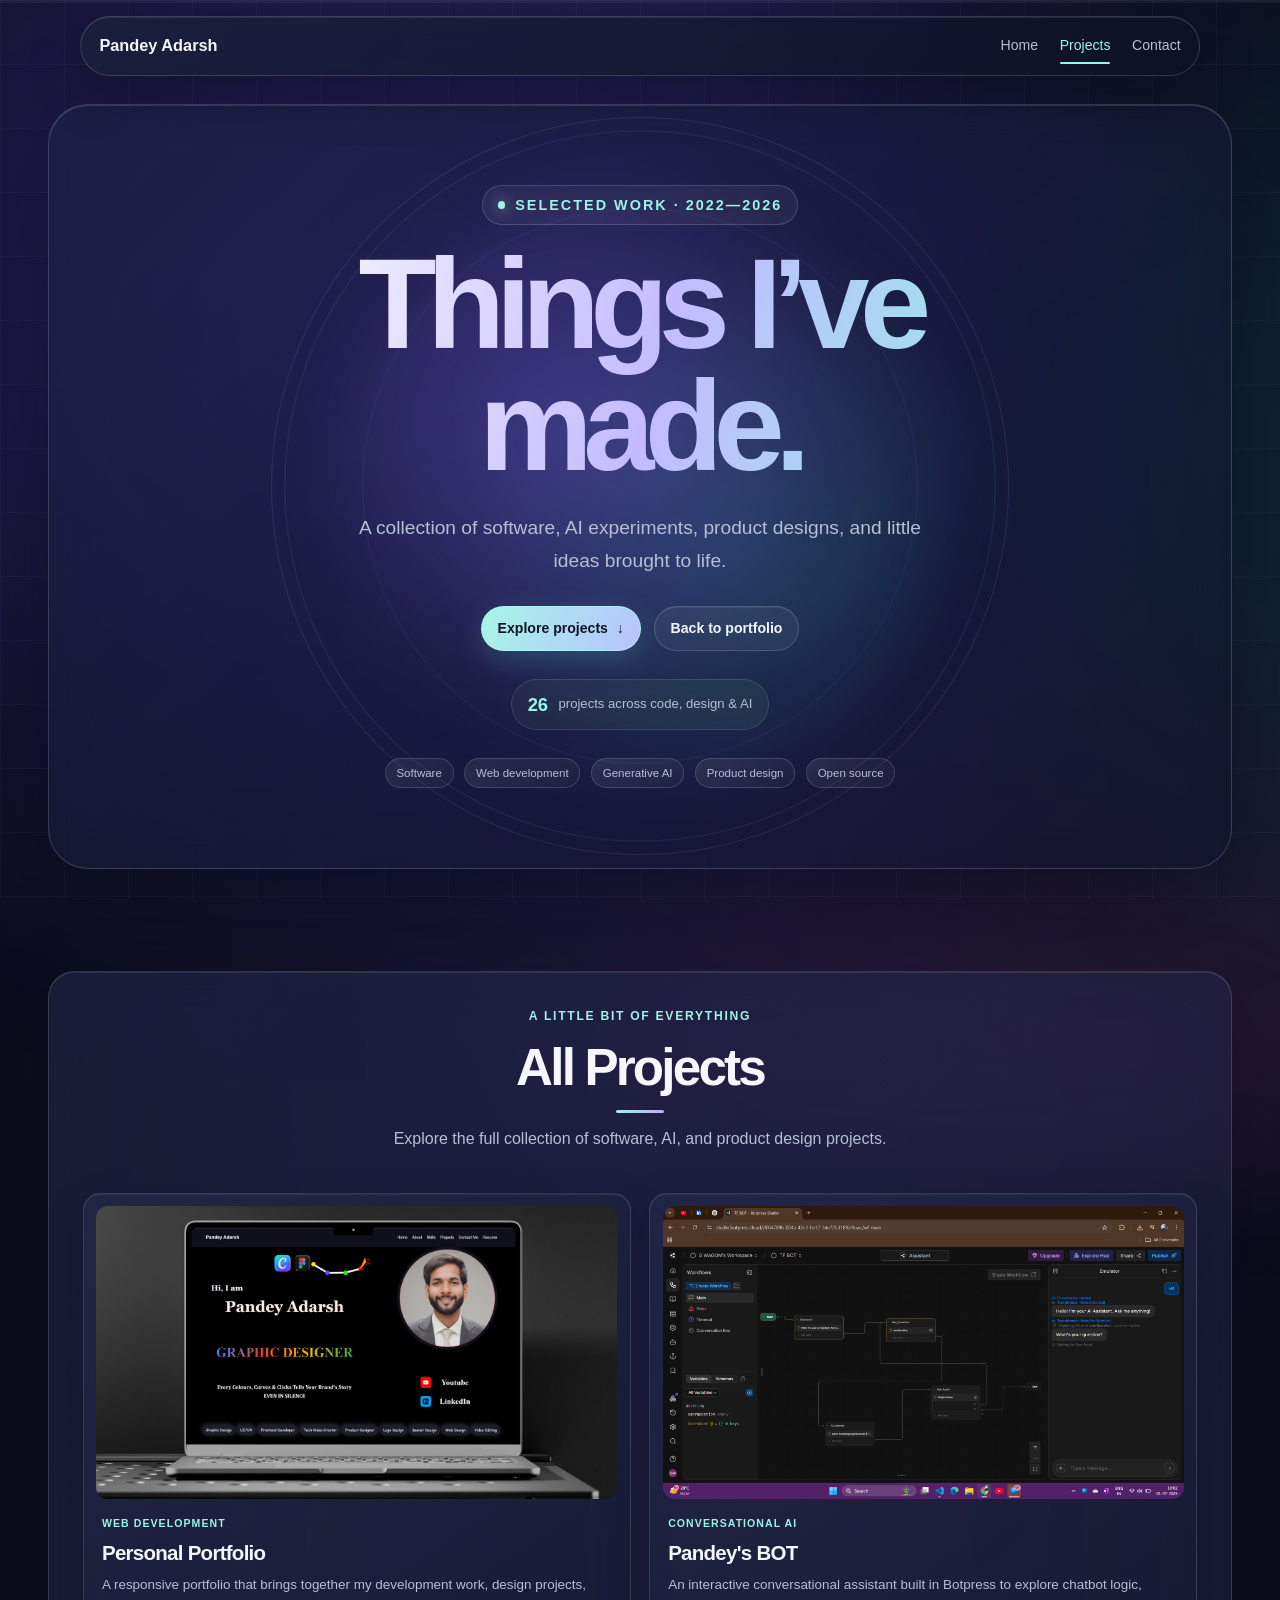
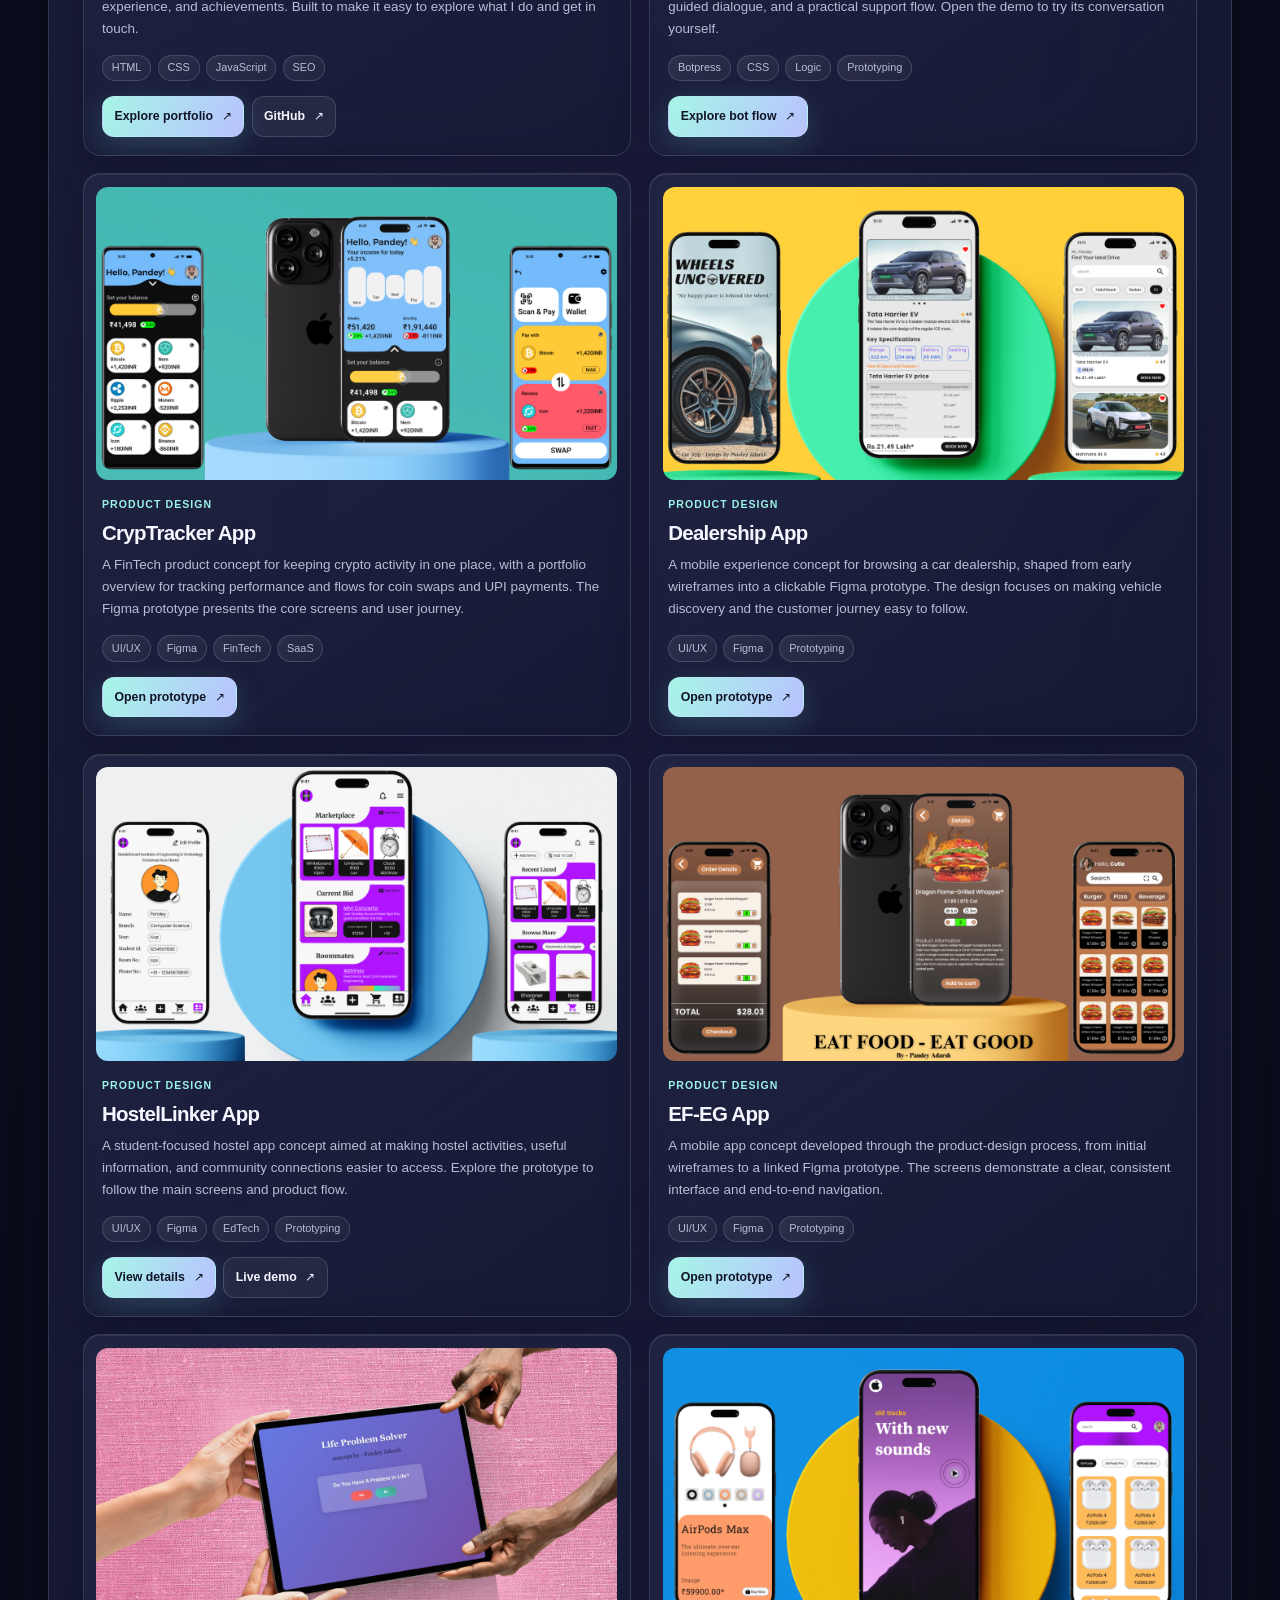
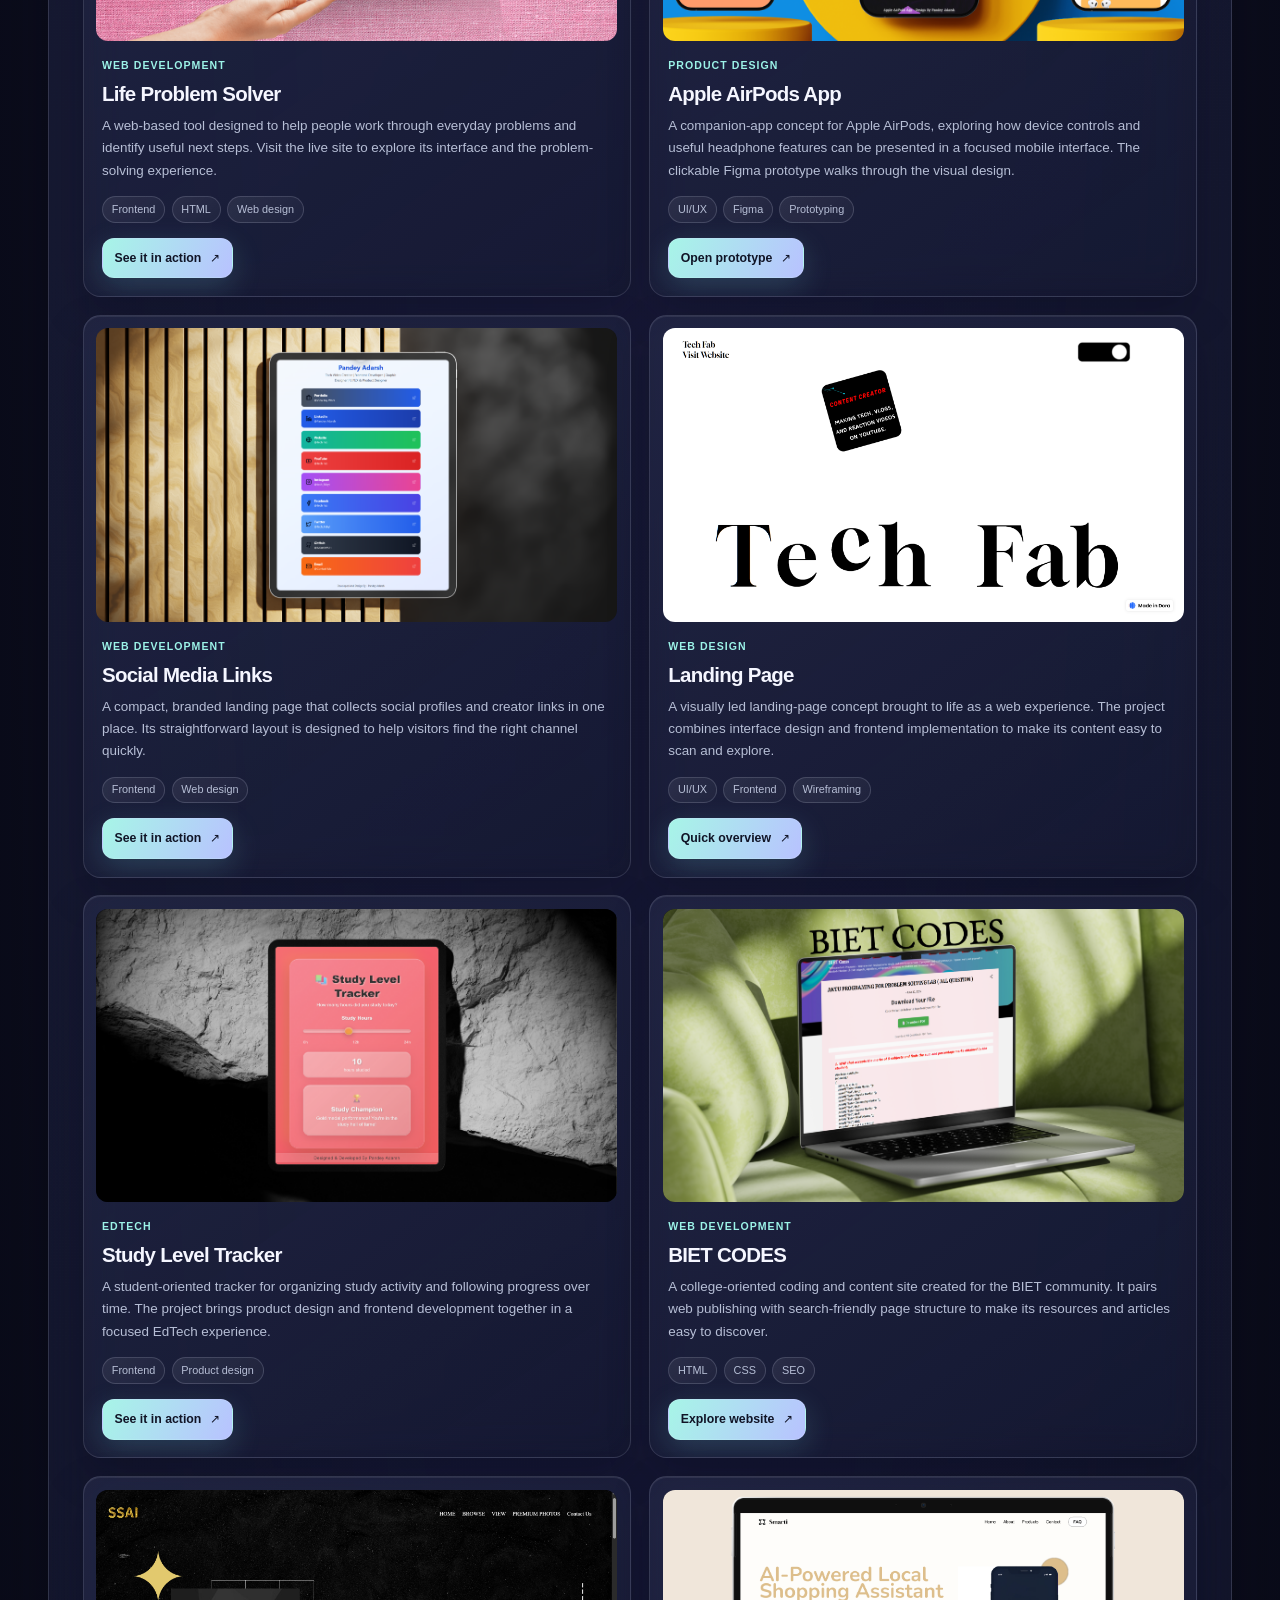
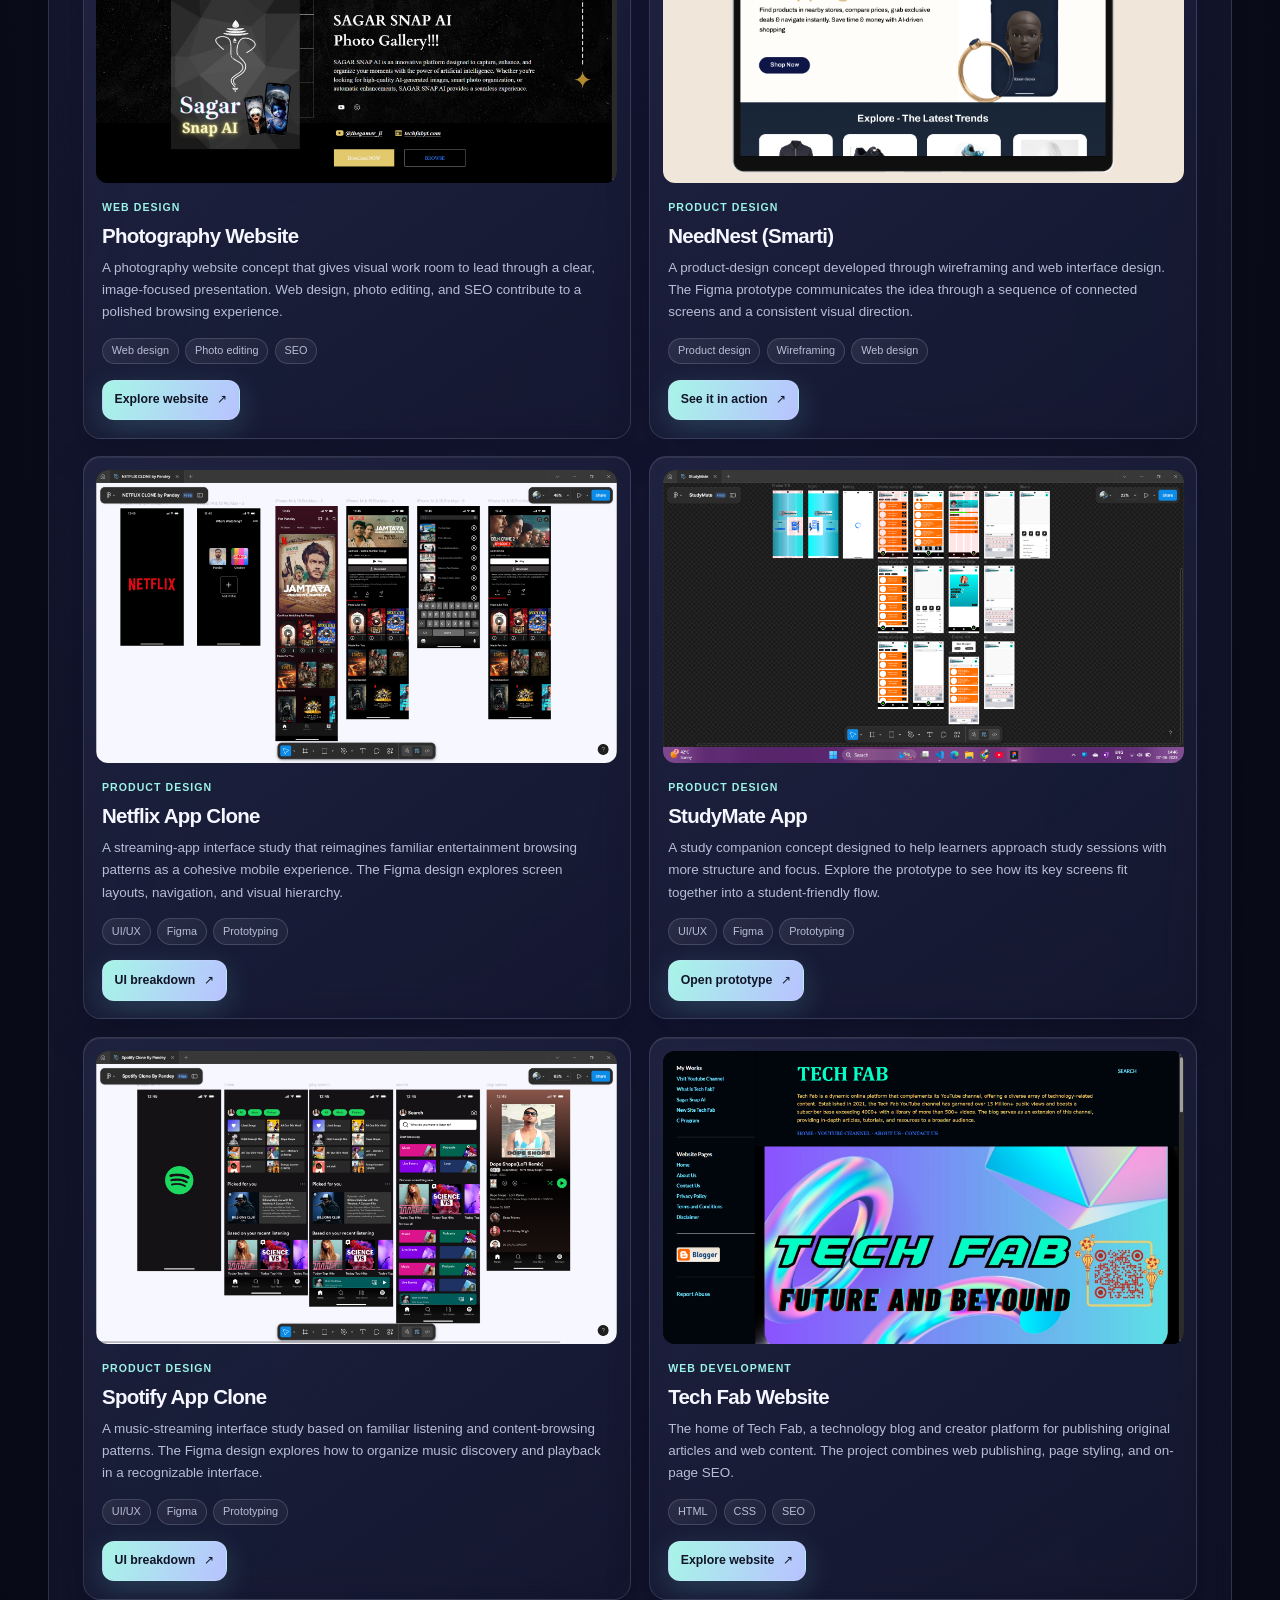
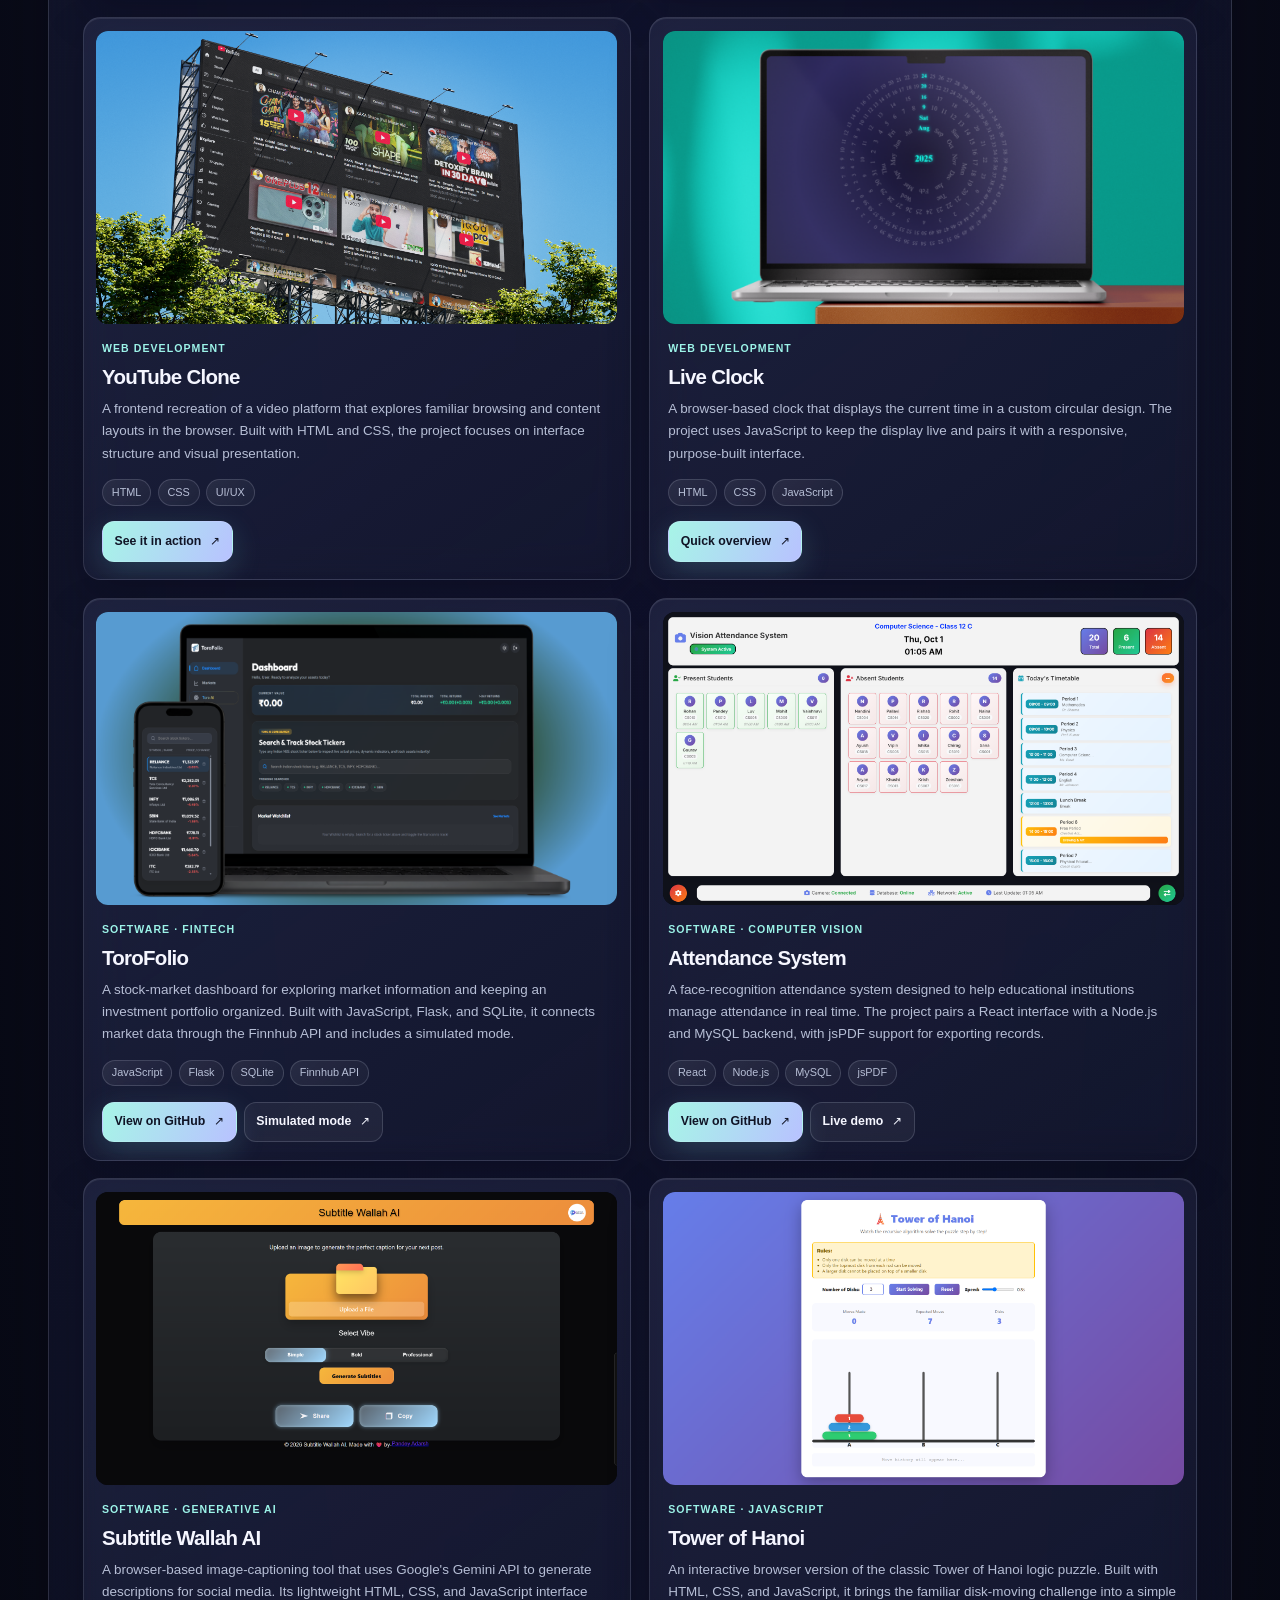
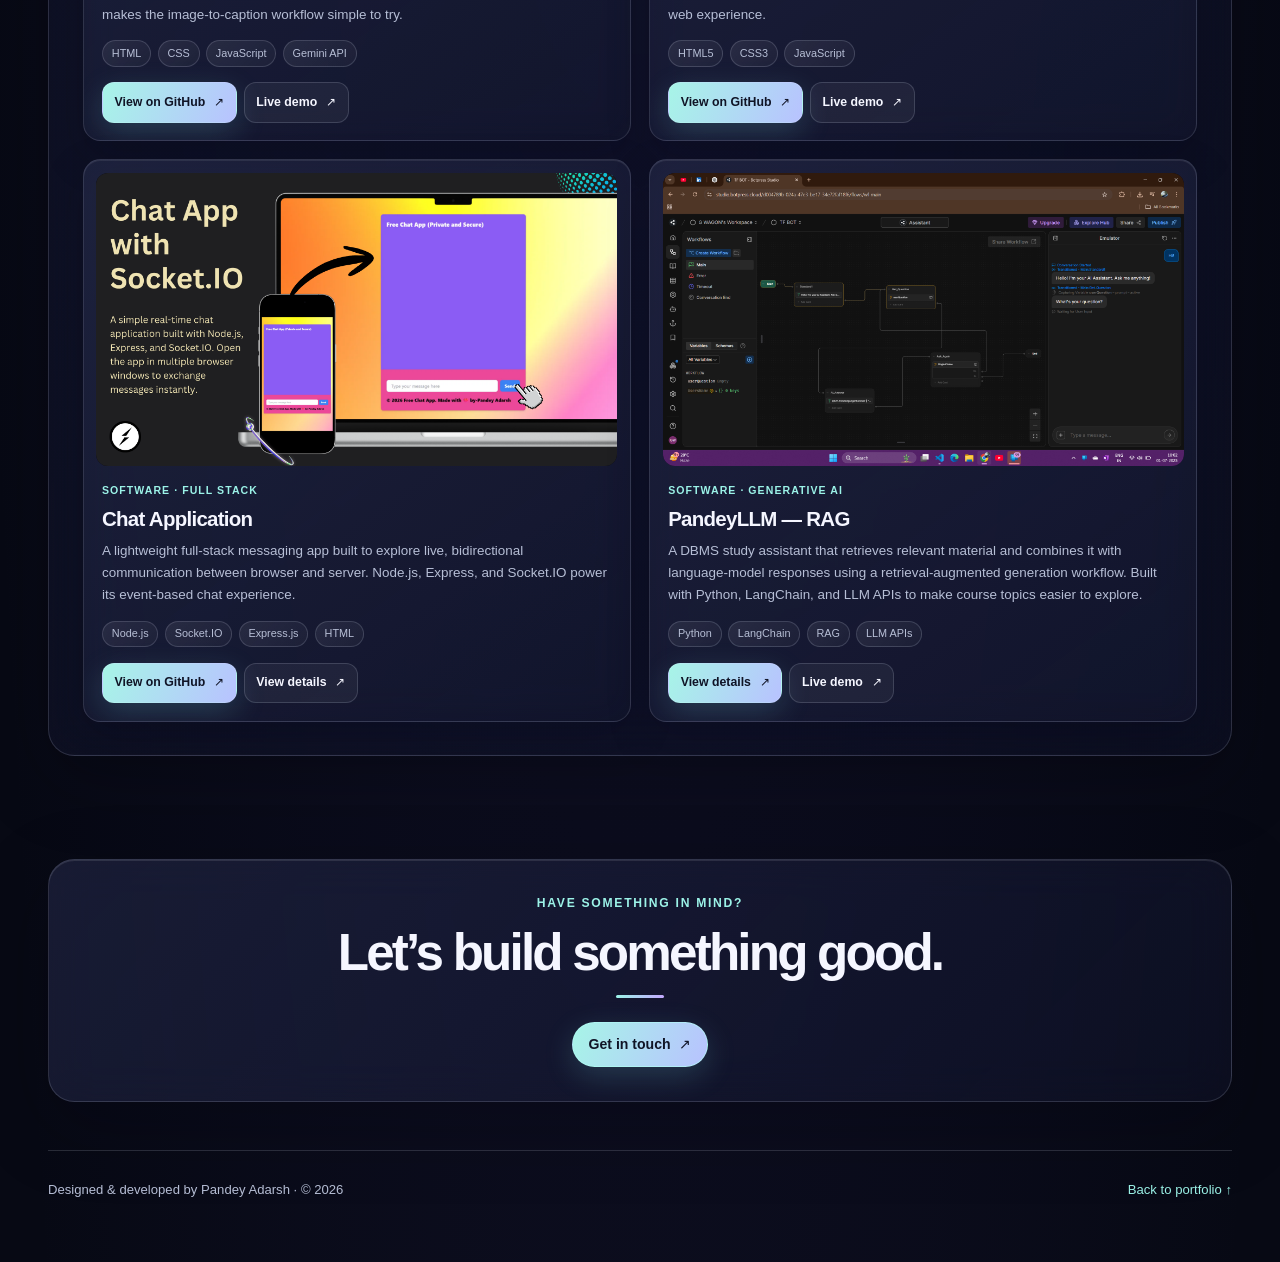
<file: Project Page/index.html>
<!DOCTYPE html>
<html lang="en">
  <head>
    <meta charset="UTF-8" />
    <meta name="viewport" content="width=device-width, initial-scale=1.0" />
    <meta name="theme-color" content="#080a16" />
    <meta
      name="description"
      content="Explore Pandey Adarsh's software, AI, product design, and web development projects."
    />
    <title>Projects — Pandey Adarsh</title>
    <link rel="stylesheet" href="style.css" />
  </head>
  <body>
    <div class="scroll-indicator" aria-hidden="true"></div>

    <header class="navbar">
      <a class="logo" href="../index.html">Pandey Adarsh</a>
      <nav class="nav-links" aria-label="Main navigation">
        <a href="../index.html">Home</a>
        <a href="#projects" class="active" aria-current="page">Projects</a>
        <a href="#contact">Contact</a>
      </nav>
    </header>

    <main>
      <section class="hero projects-hero" id="home">
        <div class="intro">
          <div class="maintxt">
            <p class="hi">Selected work · 2022—2026</p>
            <h1 class="name">Things I’ve<br />made.</h1>
            <p class="hero-description">
              A collection of software, AI experiments, product designs, and
              little ideas brought to life.
            </p>
            <div class="hero-actions">
              <a class="button" href="#projects">Explore projects <span aria-hidden="true">↓</span></a>
              <a class="project-tag" href="../index.html">Back to portfolio</a>
            </div>
            <div class="project-summary">
              <span class="summary-number">26</span>
              <span>projects across code, design &amp; AI</span>
            </div>
          </div>
        </div>
        <div class="tags" aria-label="Project areas">
          <span>Software</span>
          <span>Web development</span>
          <span>Generative AI</span>
          <span>Product design</span>
          <span>Open source</span>
        </div>
      </section>

      <section class="featured project-showcase" id="projects">
        <div class="section-intro">
          <p class="section-eyebrow">A little bit of everything</p>
          <h2>All Projects</h2>
          <p>Explore the full collection of software, AI, and product design projects.</p>
        </div>

        <div class="projects project-grid">
          <article class="card" data-project-group="web-live">
            <img src="project img/Portfolio Mockup.png" alt="Personal Portfolio website preview" loading="lazy" />
            <div class="project-card-content">
              <span class="project-type">Web development</span>
              <h3>Personal Portfolio</h3>
              <p>A responsive portfolio that brings together my development work, design projects, experience, and achievements. Built to make it easy to explore what I do and get in touch.</p>
              <div class="card-tags-projects"><span class="tag">HTML</span><span class="tag">CSS</span><span class="tag">JavaScript</span><span class="tag">SEO</span></div>
              <div class="project-actions">
                <a class="custom-button" href="https://pandeyadarshyt.netlify.app/" target="_blank" rel="noopener noreferrer">Explore portfolio <span aria-hidden="true">↗</span></a>
                <a class="custom-button button-secondary" href="https://github.com/AdarshP521/Pandey-Adarsh-Portfoilo" target="_blank" rel="noopener noreferrer">GitHub <span aria-hidden="true">↗</span></a>
              </div>
            </div>
          </article>

          <article class="card" data-project-group="ai-live">
            <img src="project img/bot press bot.png" alt="Pandey's Bot project preview" loading="lazy" />
            <div class="project-card-content">
              <span class="project-type">Conversational AI</span>
              <h3>Pandey's BOT</h3>
              <p>An interactive conversational assistant built in Botpress to explore chatbot logic, guided dialogue, and a practical support flow. Open the demo to try its conversation yourself.</p>
              <div class="card-tags-projects"><span class="tag">Botpress</span><span class="tag">CSS</span><span class="tag">Logic</span><span class="tag">Prototyping</span></div>
              <div class="project-actions"><a class="custom-button" href="https://cdn.botpress.cloud/webchat/v3.1/shareable.html?configUrl=https://files.bpcontent.cloud/2025/06/15/06/20250615065031-3O0KWX3Y.json" target="_blank" rel="noopener noreferrer">Explore bot flow <span aria-hidden="true">↗</span></a></div>
            </div>
          </article>

          <article class="card" data-project-group="design-live">
            <img src="project img/crypto view tn.png" alt="CrypTracker app design preview" loading="lazy" />
            <div class="project-card-content">
              <span class="project-type">Product design</span>
              <h3>CrypTracker App</h3>
              <p>A FinTech product concept for keeping crypto activity in one place, with a portfolio overview for tracking performance and flows for coin swaps and UPI payments. The Figma prototype presents the core screens and user journey.</p>
              <div class="card-tags-projects"><span class="tag">UI/UX</span><span class="tag">Figma</span><span class="tag">FinTech</span><span class="tag">SaaS</span></div>
              <div class="project-actions"><a class="custom-button" href="https://www.figma.com/proto/EMYSPboYnyWF6nFekHNGyk/Cryptracker?node-id=0-1&amp;t=E0zDh7manQwOvcEH-1" target="_blank" rel="noopener noreferrer">Open prototype <span aria-hidden="true">↗</span></a></div>
            </div>
          </article>

          <article class="card" data-project-group="design-live">
            <img src="project img/car tnmockups.png" alt="Car dealership app design preview" loading="lazy" />
            <div class="project-card-content">
              <span class="project-type">Product design</span>
              <h3>Dealership App</h3>
              <p>A mobile experience concept for browsing a car dealership, shaped from early wireframes into a clickable Figma prototype. The design focuses on making vehicle discovery and the customer journey easy to follow.</p>
              <div class="card-tags-projects"><span class="tag">UI/UX</span><span class="tag">Figma</span><span class="tag">Prototyping</span></div>
              <div class="project-actions"><a class="custom-button" href="https://www.figma.com/proto/9ygJYar5jmxYgGdodwgwHU/CAR--Dealership-App?node-id=0-1&amp;t=4zyKHYVWArebibsR-1" target="_blank" rel="noopener noreferrer">Open prototype <span aria-hidden="true">↗</span></a></div>
            </div>
          </article>

          <article class="card" data-project-group="design-live">
            <img src="project img/Hostellinker Thumbnail.png" alt="HostelLinker app design preview" loading="lazy" />
            <div class="project-card-content">
              <span class="project-type">Product design</span>
              <h3>HostelLinker App</h3>
              <p>A student-focused hostel app concept aimed at making hostel activities, useful information, and community connections easier to access. Explore the prototype to follow the main screens and product flow.</p>
              <div class="card-tags-projects"><span class="tag">UI/UX</span><span class="tag">Figma</span><span class="tag">EdTech</span><span class="tag">Prototyping</span></div>
              <div class="project-actions">
                <a class="custom-button" href="https://www.linkedin.com/posts/pandeyadarsh521_productdesign-startup-hostellife-activity-7313293189476483074-TWoa?utm_source=share&amp;utm_medium=member_desktop&amp;rcm=ACoAAEpa9v4BAsyEOkkTWwXVcKHFVFr166T5GRc" target="_blank" rel="noopener noreferrer">View details <span aria-hidden="true">↗</span></a>
                <a class="custom-button button-secondary" href="https://www.figma.com/proto/6Py8BJjxfTSeRh9YBCV81I/Hostel_Linker?node-id=0-1&amp;t=rs5BavaORCDECsXO-1" target="_blank" rel="noopener noreferrer">Live demo <span aria-hidden="true">↗</span></a>
              </div>
            </div>
          </article>

          <article class="card" data-project-group="design-live">
            <img src="project img/EF-EG tn.png" alt="EF-EG app design preview" loading="lazy" />
            <div class="project-card-content">
              <span class="project-type">Product design</span>
              <h3>EF-EG App</h3>
              <p>A mobile app concept developed through the product-design process, from initial wireframes to a linked Figma prototype. The screens demonstrate a clear, consistent interface and end-to-end navigation.</p>
              <div class="card-tags-projects"><span class="tag">UI/UX</span><span class="tag">Figma</span><span class="tag">Prototyping</span></div>
              <div class="project-actions"><a class="custom-button" href="https://www.figma.com/proto/li8q84n1tM2N0snRmnVqqI/EF-EG?node-id=0-1&amp;t=1UvGoYsR21yHoT6X-1" target="_blank" rel="noopener noreferrer">Open prototype <span aria-hidden="true">↗</span></a></div>
            </div>
          </article>

          <article class="card" data-project-group="web-live">
            <img src="project img/life problem solver tn.png" alt="Life Problem Solver website preview" loading="lazy" />
            <div class="project-card-content">
              <span class="project-type">Web development</span>
              <h3>Life Problem Solver</h3>
              <p>A web-based tool designed to help people work through everyday problems and identify useful next steps. Visit the live site to explore its interface and the problem-solving experience.</p>
              <div class="card-tags-projects"><span class="tag">Frontend</span><span class="tag">HTML</span><span class="tag">Web design</span></div>
              <div class="project-actions"><a class="custom-button" href="https://lifeproblemsolver.netlify.app/" target="_blank" rel="noopener noreferrer">See it in action <span aria-hidden="true">↗</span></a></div>
            </div>
          </article>

          <article class="card" data-project-group="design-live">
            <img src="project img/airpods app.png" alt="Apple AirPods app design preview" loading="lazy" />
            <div class="project-card-content">
              <span class="project-type">Product design</span>
              <h3>Apple AirPods App</h3>
              <p>A companion-app concept for Apple AirPods, exploring how device controls and useful headphone features can be presented in a focused mobile interface. The clickable Figma prototype walks through the visual design.</p>
              <div class="card-tags-projects"><span class="tag">UI/UX</span><span class="tag">Figma</span><span class="tag">Prototyping</span></div>
              <div class="project-actions"><a class="custom-button" href="https://www.figma.com/proto/EsMKTOGaojnapNDV4RIHEN/Apple-AirPods-App?node-id=0-1&amp;t=6AWYjY0XNQdznSo3-1" target="_blank" rel="noopener noreferrer">Open prototype <span aria-hidden="true">↗</span></a></div>
            </div>
          </article>

          <article class="card" data-project-group="web-live">
            <img src="project img/01 Free Ipad Pro Mockup On Wood.png" alt="Social Media Links on a tablet mockup" loading="lazy" />
            <div class="project-card-content">
              <span class="project-type">Web development</span>
              <h3>Social Media Links</h3>
              <p>A compact, branded landing page that collects social profiles and creator links in one place. Its straightforward layout is designed to help visitors find the right channel quickly.</p>
              <div class="card-tags-projects"><span class="tag">Frontend</span><span class="tag">Web design</span></div>
              <div class="project-actions"><a class="custom-button" href="https://pandey-adarsh.lovable.app/" target="_blank" rel="noopener noreferrer">See it in action <span aria-hidden="true">↗</span></a></div>
            </div>
          </article>

          <article class="card" data-project-group="web-live">
            <img src="project img/Screenshot 2025-06-07 143720.png" alt="Landing page design preview" loading="lazy" />
            <div class="project-card-content">
              <span class="project-type">Web design</span>
              <h3>Landing Page</h3>
              <p>A visually led landing-page concept brought to life as a web experience. The project combines interface design and frontend implementation to make its content easy to scan and explore.</p>
              <div class="card-tags-projects"><span class="tag">UI/UX</span><span class="tag">Frontend</span><span class="tag">Wireframing</span></div>
              <div class="project-actions"><a class="custom-button" href="https://techfabyt.dora.run/" target="_blank" rel="noopener noreferrer">Quick overview <span aria-hidden="true">↗</span></a></div>
            </div>
          </article>

          <article class="card" data-project-group="web-live">
            <img src="project img/01 Ipad Pro Mockup On Rock.png" alt="Study Level Tracker tablet mockup" loading="lazy" />
            <div class="project-card-content">
              <span class="project-type">EdTech</span>
              <h3>Study Level Tracker</h3>
              <p>A student-oriented tracker for organizing study activity and following progress over time. The project brings product design and frontend development together in a focused EdTech experience.</p>
              <div class="card-tags-projects"><span class="tag">Frontend</span><span class="tag">Product design</span></div>
              <div class="project-actions"><a class="custom-button" href="https://studymeter24.netlify.app/" target="_blank" rel="noopener noreferrer">See it in action <span aria-hidden="true">↗</span></a></div>
            </div>
          </article>

          <article class="card" data-project-group="web-live">
            <img src="project img/biet codes.png" alt="BIET Codes website preview" loading="lazy" />
            <div class="project-card-content">
              <span class="project-type">Web development</span>
              <h3>BIET CODES</h3>
              <p>A college-oriented coding and content site created for the BIET community. It pairs web publishing with search-friendly page structure to make its resources and articles easy to discover.</p>
              <div class="card-tags-projects"><span class="tag">HTML</span><span class="tag">CSS</span><span class="tag">SEO</span></div>
              <div class="project-actions"><a class="custom-button" href="https://bietcodes.blogspot.com/" target="_blank" rel="noopener noreferrer">Explore website <span aria-hidden="true">↗</span></a></div>
            </div>
          </article>

          <article class="card" data-project-group="web-live">
            <img src="project img/Screenshot 2025-06-07 143828.png" alt="Photography website preview" loading="lazy" />
            <div class="project-card-content">
              <span class="project-type">Web design</span>
              <h3>Photography Website</h3>
              <p>A photography website concept that gives visual work room to lead through a clear, image-focused presentation. Web design, photo editing, and SEO contribute to a polished browsing experience.</p>
              <div class="card-tags-projects"><span class="tag">Web design</span><span class="tag">Photo editing</span><span class="tag">SEO</span></div>
              <div class="project-actions"><a class="custom-button" href="https://sagarsnapai.renderforestsites.com/" target="_blank" rel="noopener noreferrer">Explore website <span aria-hidden="true">↗</span></a></div>
            </div>
          </article>

          <article class="card" data-project-group="design-live">
            <img src="project img/smarti.png" alt="NeedNest (Smarti) product design preview" loading="lazy" />
            <div class="project-card-content">
              <span class="project-type">Product design</span>
              <h3>NeedNest (Smarti)</h3>
              <p>A product-design concept developed through wireframing and web interface design. The Figma prototype communicates the idea through a sequence of connected screens and a consistent visual direction.</p>
              <div class="card-tags-projects"><span class="tag">Product design</span><span class="tag">Wireframing</span><span class="tag">Web design</span></div>
              <div class="project-actions"><a class="custom-button" href="https://www.figma.com/proto/doaG7Tx7ZRwCbGR6wPPihJ/NeedNest--Smarti-?node-id=0-1&amp;t=9B0mIcy85Blhho9U-1" target="_blank" rel="noopener noreferrer">See it in action <span aria-hidden="true">↗</span></a></div>
            </div>
          </article>

          <article class="card" data-project-group="design-no-demo">
            <img src="project img/Screenshot 2025-06-07 145409.png" alt="Netflix app clone design preview" loading="lazy" />
            <div class="project-card-content">
              <span class="project-type">Product design</span>
              <h3>Netflix App Clone</h3>
              <p>A streaming-app interface study that reimagines familiar entertainment browsing patterns as a cohesive mobile experience. The Figma design explores screen layouts, navigation, and visual hierarchy.</p>
              <div class="card-tags-projects"><span class="tag">UI/UX</span><span class="tag">Figma</span><span class="tag">Prototyping</span></div>
              <div class="project-actions"><a class="custom-button" href="https://www.figma.com/design/6CmNZXSEmEyfw7QOl5Ba9U/NETFLIX-CLONE-by-Pandey?node-id=0-1&amp;t=PDTZ0WGcoKSgN1on-1" target="_blank" rel="noopener noreferrer">UI breakdown <span aria-hidden="true">↗</span></a></div>
            </div>
          </article>

          <article class="card" data-project-group="design-live">
            <img src="project img/Screenshot 2025-06-07 144646.png" alt="StudyMate app design preview" loading="lazy" />
            <div class="project-card-content">
              <span class="project-type">Product design</span>
              <h3>StudyMate App</h3>
              <p>A study companion concept designed to help learners approach study sessions with more structure and focus. Explore the prototype to see how its key screens fit together into a student-friendly flow.</p>
              <div class="card-tags-projects"><span class="tag">UI/UX</span><span class="tag">Figma</span><span class="tag">Prototyping</span></div>
              <div class="project-actions"><a class="custom-button" href="https://www.figma.com/proto/esZHuTiBvr6Hyw6vY21KVl/StudyMate?node-id=0-1&amp;t=TBPtvBn14HZqRjsD-1" target="_blank" rel="noopener noreferrer">Open prototype <span aria-hidden="true">↗</span></a></div>
            </div>
          </article>

          <article class="card" data-project-group="design-no-demo">
            <img src="project img/Screenshot 2025-06-07 145259.png" alt="Spotify app clone design preview" loading="lazy" />
            <div class="project-card-content">
              <span class="project-type">Product design</span>
              <h3>Spotify App Clone</h3>
              <p>A music-streaming interface study based on familiar listening and content-browsing patterns. The Figma design explores how to organize music discovery and playback in a recognizable interface.</p>
              <div class="card-tags-projects"><span class="tag">UI/UX</span><span class="tag">Figma</span><span class="tag">Prototyping</span></div>
              <div class="project-actions"><a class="custom-button" href="https://www.figma.com/design/i1PTOcVn4hpHsi6IqPKtrx/Spotify-Clone-By-Pandey?node-id=0-1&amp;t=bfsyvyQpTxoDVtRB-1" target="_blank" rel="noopener noreferrer">UI breakdown <span aria-hidden="true">↗</span></a></div>
            </div>
          </article>

          <article class="card" data-project-group="web-live">
            <img src="project img/Screenshot 2025-06-07 143626.png" alt="Tech Fab website preview" loading="lazy" />
            <div class="project-card-content">
              <span class="project-type">Web development</span>
              <h3>Tech Fab Website</h3>
              <p>The home of Tech Fab, a technology blog and creator platform for publishing original articles and web content. The project combines web publishing, page styling, and on-page SEO.</p>
              <div class="card-tags-projects"><span class="tag">HTML</span><span class="tag">CSS</span><span class="tag">SEO</span></div>
              <div class="project-actions"><a class="custom-button" href="https://techfabyt.blogspot.com/" target="_blank" rel="noopener noreferrer">Explore website <span aria-hidden="true">↗</span></a></div>
            </div>
          </article>

          <article class="card" data-project-group="web-live">
            <img src="project img/yt clone mockup.png" alt="YouTube clone website preview" loading="lazy" />
            <div class="project-card-content">
              <span class="project-type">Web development</span>
              <h3>YouTube Clone</h3>
              <p>A frontend recreation of a video platform that explores familiar browsing and content layouts in the browser. Built with HTML and CSS, the project focuses on interface structure and visual presentation.</p>
              <div class="card-tags-projects"><span class="tag">HTML</span><span class="tag">CSS</span><span class="tag">UI/UX</span></div>
              <div class="project-actions"><a class="custom-button" href="https://adarshp521.github.io/Youtube-Clone-by-Pandey/" target="_blank" rel="noopener noreferrer">See it in action <span aria-hidden="true">↗</span></a></div>
            </div>
          </article>

          <article class="card" data-project-group="web-live">
            <img src="project img/clock mockup.png" alt="Live clock website preview" loading="lazy" />
            <div class="project-card-content">
              <span class="project-type">Web development</span>
              <h3>Live Clock</h3>
              <p>A browser-based clock that displays the current time in a custom circular design. The project uses JavaScript to keep the display live and pairs it with a responsive, purpose-built interface.</p>
              <div class="card-tags-projects"><span class="tag">HTML</span><span class="tag">CSS</span><span class="tag">JavaScript</span></div>
              <div class="project-actions"><a class="custom-button" href="https://adarshp521.github.io/Circular-Clock/" target="_blank" rel="noopener noreferrer">Quick overview <span aria-hidden="true">↗</span></a></div>
            </div>
          </article>

          <article class="card" data-project-group="web-live">
            <img src="../project img/torofolio mockup.png" alt="ToroFolio stock portfolio dashboard" loading="lazy" />
            <div class="project-card-content">
              <span class="project-type">Software · FinTech</span>
              <h3>ToroFolio</h3>
              <p>A stock-market dashboard for exploring market information and keeping an investment portfolio organized. Built with JavaScript, Flask, and SQLite, it connects market data through the Finnhub API and includes a simulated mode.</p>
              <div class="card-tags-projects"><span class="tag">JavaScript</span><span class="tag">Flask</span><span class="tag">SQLite</span><span class="tag">Finnhub API</span></div>
              <div class="project-actions">
                <a class="custom-button" href="https://github.com/AdarshP521/ToroFolio" target="_blank" rel="noopener noreferrer">View on GitHub <span aria-hidden="true">↗</span></a>
                <a class="custom-button button-secondary" href="https://adarshp521.github.io/ToroFolio/" target="_blank" rel="noopener noreferrer">Simulated mode <span aria-hidden="true">↗</span></a>
              </div>
            </div>
          </article>

          <article class="card" data-project-group="web-live">
            <img src="../project img/visionas.png" alt="Face recognition attendance system" loading="lazy" />
            <div class="project-card-content">
              <span class="project-type">Software · Computer vision</span>
              <h3>Attendance System</h3>
              <p>A face-recognition attendance system designed to help educational institutions manage attendance in real time. The project pairs a React interface with a Node.js and MySQL backend, with jsPDF support for exporting records.</p>
              <div class="card-tags-projects"><span class="tag">React</span><span class="tag">Node.js</span><span class="tag">MySQL</span><span class="tag">jsPDF</span></div>
              <div class="project-actions">
                <a class="custom-button" href="https://github.com/AdarshP521/VISION-SIH-2025" target="_blank" rel="noopener noreferrer">View on GitHub <span aria-hidden="true">↗</span></a>
                <a class="custom-button button-secondary" href="https://visionas.netlify.app/" target="_blank" rel="noopener noreferrer">Live demo <span aria-hidden="true">↗</span></a>
              </div>
            </div>
          </article>

          <article class="card" data-project-group="ai-live">
            <img src="../project img/subtitle wallah ai .png" alt="Subtitle Wallah AI caption generator" loading="lazy" />
            <div class="project-card-content">
              <span class="project-type">Software · Generative AI</span>
              <h3>Subtitle Wallah AI</h3>
              <p>A browser-based image-captioning tool that uses Google's Gemini API to generate descriptions for social media. Its lightweight HTML, CSS, and JavaScript interface makes the image-to-caption workflow simple to try.</p>
              <div class="card-tags-projects"><span class="tag">HTML</span><span class="tag">CSS</span><span class="tag">JavaScript</span><span class="tag">Gemini API</span></div>
              <div class="project-actions">
                <a class="custom-button" href="https://github.com/AdarshP521/Caption-Wala-Ai" target="_blank" rel="noopener noreferrer">View on GitHub <span aria-hidden="true">↗</span></a>
                <a class="custom-button button-secondary" href="https://subtitlewallahai.netlify.app/" target="_blank" rel="noopener noreferrer">Live demo <span aria-hidden="true">↗</span></a>
              </div>
            </div>
          </article>

          <article class="card" data-project-group="web-live">
            <img src="../project img/tower of hanoi.png" alt="Interactive Tower of Hanoi puzzle" loading="lazy" />
            <div class="project-card-content">
              <span class="project-type">Software · JavaScript</span>
              <h3>Tower of Hanoi</h3>
              <p>An interactive browser version of the classic Tower of Hanoi logic puzzle. Built with HTML, CSS, and JavaScript, it brings the familiar disk-moving challenge into a simple web experience.</p>
              <div class="card-tags-projects"><span class="tag">HTML5</span><span class="tag">CSS3</span><span class="tag">JavaScript</span></div>
              <div class="project-actions">
                <a class="custom-button" href="https://github.com/AdarshP521/Tower-of-Hanoi" target="_blank" rel="noopener noreferrer">View on GitHub <span aria-hidden="true">↗</span></a>
                <a class="custom-button button-secondary" href="https://adarshp521.github.io/Tower-of-Hanoi/" target="_blank" rel="noopener noreferrer">Live demo <span aria-hidden="true">↗</span></a>
              </div>
            </div>
          </article>

          <article class="card" data-project-group="web-no-demo">
            <img src="../project img/chat app.png" alt="Real-time chat application preview" loading="lazy" />
            <div class="project-card-content">
              <span class="project-type">Software · Full stack</span>
              <h3>Chat Application</h3>
              <p>A lightweight full-stack messaging app built to explore live, bidirectional communication between browser and server. Node.js, Express, and Socket.IO power its event-based chat experience.</p>
              <div class="card-tags-projects"><span class="tag">Node.js</span><span class="tag">Socket.IO</span><span class="tag">Express.js</span><span class="tag">HTML</span></div>
              <div class="project-actions">
                <a class="custom-button" href="https://github.com/AdarshP521/Chat-App-with-Socket.IO" target="_blank" rel="noopener noreferrer">View on GitHub <span aria-hidden="true">↗</span></a>
                <a class="custom-button button-secondary" href="https://lnkd.in/p/d_Jv7cVB" target="_blank" rel="noopener noreferrer">View details <span aria-hidden="true">↗</span></a>
              </div>
            </div>
          </article>

          <article class="card" data-project-group="ai-live">
            <img src="project img/bot press bot.png" alt="PandeyLLM retrieval-augmented generation assistant" loading="lazy" />
            <div class="project-card-content">
              <span class="project-type">Software · Generative AI</span>
              <h3>PandeyLLM — RAG</h3>
              <p>A DBMS study assistant that retrieves relevant material and combines it with language-model responses using a retrieval-augmented generation workflow. Built with Python, LangChain, and LLM APIs to make course topics easier to explore.</p>
              <div class="card-tags-projects"><span class="tag">Python</span><span class="tag">LangChain</span><span class="tag">RAG</span><span class="tag">LLM APIs</span></div>
              <div class="project-actions">
                <a class="custom-button" href="https://www.linkedin.com/posts/pandeyadarsh521_bot-ai-botpress-activity-7345797457538150400-aiyP?utm_source=share&amp;utm_medium=member_desktop&amp;rcm=ACoAAEpa9v4BAsyEOkkTWwXVcKHFVFr166T5GRc" target="_blank" rel="noopener noreferrer">View details <span aria-hidden="true">↗</span></a>
                <a class="custom-button button-secondary" href="https://cdn.botpress.cloud/webchat/v3.1/shareable.html?configUrl=https://files.bpcontent.cloud/2025/06/15/06/20250615065031-3O0KWX3Y.json" target="_blank" rel="noopener noreferrer">Live demo <span aria-hidden="true">↗</span></a>
              </div>
            </div>
          </article>

        </div>
      </section>

      <section class="contact us project-contact" id="contact">
        <p class="section-eyebrow">Have something in mind?</p>
        <h2>Let’s build something good.</h2>
        <a class="custom-button" href="../index.html#contact">Get in touch <span aria-hidden="true">↗</span></a>
      </section>
    </main>

    <footer class="footer project-footer">
      <p>Designed &amp; developed by Pandey Adarsh · © 2026</p>
      <a href="../index.html">Back to portfolio <span aria-hidden="true">↑</span></a>
    </footer>
  </body>
</html>
</file>
<file: Project Page/style.css>
:root {
  color-scheme: dark;
  --color-bg: #070914;
  --color-surface: rgb(24 27 48 / 72%);
  --color-border: rgb(226 233 255 / 16%);
  --color-text: #f5f6ff;
  --color-muted: #b7bfd6;
  --color-accent: #9cf3e8;
  --color-highlight: #c3a8ff;
  --page-gutter: clamp(1rem, 4vw, 2.25rem);
  --content-width: 74rem;
  font-family: Inter, "Segoe UI", Arial, sans-serif;
  font-synthesis: none;
  text-rendering: optimizeLegibility;
  -webkit-font-smoothing: antialiased;
  -moz-osx-font-smoothing: grayscale;
}

* {
  box-sizing: border-box;
}

html {
  min-width: 320px;
  scroll-behavior: smooth;
  scroll-padding-top: 6rem;
}

body {
  position: relative;
  isolation: isolate;
  width: 100%;
  min-width: 320px;
  min-height: 100vh;
  margin: 0;
  padding: 6.5rem var(--page-gutter) 2rem;
  overflow-x: clip;
  background:
    radial-gradient(ellipse at 50% -20%, rgb(77 65 160 / 24%), transparent 55rem),
    #070914;
  color: var(--color-text);
  font-size: 1rem;
  font-weight: 400;
  line-height: 1.7;
}

body::before,
body::after {
  position: fixed;
  z-index: -1;
  inset: 0;
  content: "";
  pointer-events: none;
}

body::before {
  background-image:
    linear-gradient(rgb(201 210 255 / 4%) 1px, transparent 1px),
    linear-gradient(90deg, rgb(201 210 255 / 4%) 1px, transparent 1px);
  background-size: 64px 64px;
}

body::after {
  inset: -20vmax;
  background:
    radial-gradient(ellipse at 22% 28%, rgb(99 75 222 / 36%), transparent 35%),
    radial-gradient(ellipse at 76% 35%, rgb(21 179 171 / 30%), transparent 34%),
    radial-gradient(ellipse at 54% 78%, rgb(176 74 180 / 26%), transparent 38%);
  background-size: 145% 145%;
  filter: blur(68px);
  opacity: 0.82;
  animation: ambient-drift 24s ease-in-out infinite alternate;
}

@keyframes ambient-drift {
  0% {
    transform: translate3d(-2%, -1%, 0) scale(0.96);
  }

  55% {
    transform: translate3d(2%, 2%, 0) scale(1.04);
  }

  100% {
    transform: translate3d(1%, -2%, 0) scale(1);
  }
}

img {
  display: block;
  max-width: 100%;
}

a {
  color: inherit;
  -webkit-tap-highlight-color: transparent;
}

a:focus-visible {
  outline: 3px solid var(--color-accent);
  outline-offset: 4px;
}

h1,
h2,
h3,
p {
  margin-top: 0;
}

h1,
h2,
h3 {
  font-family: inherit;
}

.scroll-indicator {
  position: fixed;
  z-index: 1001;
  top: 0;
  left: 0;
  width: 100%;
  height: 3px;
  background: rgb(255 255 255 / 5%);
  pointer-events: none;
}

.scroll-indicator::after {
  position: absolute;
  width: 100%;
  height: 100%;
  transform: scaleX(var(--scroll-progress, 0));
  transform-origin: left center;
  border-radius: 0 2px 2px 0;
  background: linear-gradient(90deg, var(--color-accent), var(--color-highlight));
  content: "";
}

.navbar {
  position: fixed;
  z-index: 1000;
  top: 1rem;
  left: 50%;
  display: flex;
  width: min(calc(100% - 2 * var(--page-gutter)), 70rem);
  min-height: 3.75rem;
  align-items: center;
  justify-content: space-between;
  gap: 1.25rem;
  padding: 0.55rem 1.15rem;
  transform: translateX(-50%);
  border: 1px solid var(--color-border);
  border-radius: 999px;
  background: linear-gradient(135deg, rgb(28 32 57 / 82%), rgb(14 17 34 / 76%));
  box-shadow: 0 14px 50px rgb(3 5 20 / 34%), inset 0 1px rgb(255 255 255 / 9%);
  backdrop-filter: blur(24px) saturate(145%);
  -webkit-backdrop-filter: blur(24px) saturate(145%);
}

.navbar .logo {
  flex: 0 0 auto;
  color: var(--color-text);
  font-size: 1.02rem;
  font-weight: 700;
  text-decoration: none;
}

.navbar .nav-links {
  display: flex;
  align-items: center;
  gap: clamp(0.7rem, 2vw, 1.35rem);
}

.navbar .nav-links a {
  position: relative;
  padding: 0.35rem 0;
  color: var(--color-muted);
  font-size: 0.88rem;
  text-decoration: none;
  transition: color 180ms ease;
}

.navbar .nav-links a:hover,
.navbar .nav-links a.active {
  color: var(--color-accent);
}

.navbar .nav-links a::after {
  position: absolute;
  right: 50%;
  bottom: 0;
  left: 50%;
  height: 2px;
  border-radius: 99px;
  background: var(--color-accent);
  content: "";
  transition: right 180ms ease, left 180ms ease;
}

.navbar .nav-links a:hover::after,
.navbar .nav-links a.active::after {
  right: 0;
  left: 0;
}

main,
.footer {
  width: min(100%, var(--content-width));
  margin-inline: auto;
}

.hero {
  position: relative;
  isolation: isolate;
  display: flex;
  min-height: min(48rem, calc(100svh - 8.5rem));
  flex-direction: column;
  justify-content: center;
  gap: 1.75rem;
  overflow: hidden;
  padding: clamp(2.5rem, 7vw, 5rem);
  border: 1px solid rgb(225 232 255 / 18%);
  border-radius: 2.5rem;
  background:
    radial-gradient(ellipse at 50% 45%, rgb(147 126 255 / 11%), transparent 42%),
    linear-gradient(135deg, rgb(30 34 62 / 64%), rgb(15 18 37 / 46%));
  box-shadow: 0 32px 100px rgb(2 4 17 / 38%), inset 0 1px rgb(255 255 255 / 13%);
  backdrop-filter: blur(22px) saturate(135%);
  -webkit-backdrop-filter: blur(22px) saturate(135%);
}

.hero::before {
  position: absolute;
  z-index: -1;
  top: 50%;
  left: 50%;
  width: min(46rem, 90%);
  aspect-ratio: 1;
  transform: translate(-50%, -50%);
  border: 1px solid rgb(204 197 255 / 10%);
  border-radius: 50%;
  background:
    radial-gradient(circle, transparent 53%, rgb(155 169 255 / 5%) 53.2%, transparent 53.7%),
    radial-gradient(circle, transparent 68%, rgb(156 243 232 / 7%) 68.2%, transparent 68.5%);
  content: "";
  pointer-events: none;
}

.hero::after {
  position: absolute;
  z-index: -1;
  top: 50%;
  left: 50%;
  width: min(38rem, 78vw);
  aspect-ratio: 1;
  transform: translate(-50%, -50%);
  border-radius: 50%;
  background:
    radial-gradient(circle at 36% 38%, rgb(132 105 255 / 24%), transparent 58%),
    radial-gradient(circle at 68% 62%, rgb(46 220 203 / 17%), transparent 56%);
  content: "";
  filter: blur(34px);
  pointer-events: none;
}

.intro {
  display: grid;
  width: min(100%, 58rem);
  grid-template-columns: minmax(0, 1fr);
  margin-inline: auto;
}

.maintxt {
  min-width: 0;
  text-align: center;
}

.hi {
  display: inline-flex;
  align-items: center;
  gap: 0.65rem;
  margin-bottom: 1.1rem;
  padding: 0.42rem 0.9rem;
  border: 1px solid rgb(226 233 255 / 17%);
  border-radius: 999px;
  background: rgb(255 255 255 / 5%);
  color: var(--color-accent);
  font-size: 0.9rem;
  font-weight: 600;
  letter-spacing: 0.14em;
  text-transform: uppercase;
}

.hi::before {
  width: 0.45rem;
  height: 0.45rem;
  border-radius: 50%;
  background: var(--color-accent);
  box-shadow: 0 0 14px rgb(156 243 232 / 75%);
  content: "";
}

.projects-hero .name {
  margin: 0 auto;
  background: linear-gradient(105deg, #fff 4%, #c4bbff 52%, #8ff3e5 96%);
  background-clip: text;
  color: transparent;
  font-size: clamp(4rem, 10vw, 8rem);
  font-weight: 750;
  letter-spacing: -0.075em;
  line-height: 0.96;
  -webkit-background-clip: text;
}

.hero-description {
  max-width: 38rem;
  margin: 1.5rem auto 0;
  color: var(--color-muted);
  font-size: clamp(1rem, 1.8vw, 1.2rem);
}

.hero-actions {
  display: flex;
  flex-wrap: wrap;
  align-items: center;
  justify-content: center;
  gap: 0.8rem;
  margin: 1.8rem 0 1rem;
}

.hero-actions .button,
.project-tag,
.custom-button {
  display: inline-flex;
  min-height: 2.8rem;
  align-items: center;
  justify-content: center;
  gap: 0.55rem;
  padding: 0.55rem 1rem;
  border: 1px solid rgb(177 255 245 / 60%);
  border-radius: 999px;
  background: linear-gradient(115deg, #a7f5e7, #b8c2ff);
  box-shadow: 0 9px 30px rgb(116 205 218 / 20%);
  color: #101426;
  font-size: 0.88rem;
  font-weight: 700;
  text-decoration: none;
  transition: transform 180ms ease, box-shadow 180ms ease, background 180ms ease;
}

.hero-actions .button:hover,
.custom-button:hover {
  transform: translateY(-2px);
  background: linear-gradient(115deg, #c4fff5, #d3d8ff);
  box-shadow: 0 12px 36px rgb(116 205 218 / 32%);
}

.project-tag {
  border-color: var(--color-border);
  background: rgb(255 255 255 / 5%);
  box-shadow: inset 0 1px rgb(255 255 255 / 7%);
  color: var(--color-text);
}

.project-tag:hover {
  transform: translateY(-2px);
  border-color: var(--color-accent);
  color: var(--color-accent);
}

.project-summary {
  display: inline-flex;
  align-items: center;
  gap: 0.65rem;
  margin-top: 0.75rem;
  padding: 0.55rem 1rem;
  border: 1px solid rgb(226 233 255 / 13%);
  border-radius: 999px;
  background: rgb(255 255 255 / 4%);
  color: var(--color-muted);
  font-size: 0.82rem;
  backdrop-filter: blur(12px);
  -webkit-backdrop-filter: blur(12px);
}

.summary-number {
  color: var(--color-accent);
  font-size: 1.15rem;
  font-weight: 700;
}

.avatar {
  position: relative;
  display: grid;
  min-width: 0;
  min-height: 24rem;
  place-items: center;
}

.avatar::before {
  position: absolute;
  z-index: -1;
  width: min(92%, 27rem);
  aspect-ratio: 1;
  border: 1px solid rgb(208 214 255 / 26%);
  border-radius: 50%;
  background:
    radial-gradient(circle at 35% 28%, rgb(162 147 255 / 22%), transparent 56%),
    linear-gradient(145deg, rgb(77 77 133 / 33%), rgb(15 20 43 / 28%));
  box-shadow: 0 0 110px rgb(99 97 226 / 20%), inset 0 1px rgb(255 255 255 / 12%);
  content: "";
  animation: avatar-aura 8s ease-in-out infinite alternate;
}

@keyframes avatar-aura {
  from {
    transform: scale(0.97);
    opacity: 0.76;
  }

  to {
    transform: scale(1.04);
    opacity: 1;
  }
}

.avatar-image {
  width: min(100%, 26rem);
  max-height: 31rem;
  object-fit: contain;
  filter: drop-shadow(0 30px 45px rgb(0 0 0 / 40%));
}

.tags {
  display: flex;
  width: min(100%, 68rem);
  flex-wrap: wrap;
  justify-content: center;
  gap: 0.65rem;
  margin-inline: auto;
}

.tags span,
.tag {
  display: inline-flex;
  align-items: center;
  padding: 0.35rem 0.68rem;
  border: 1px solid var(--color-border);
  border-radius: 999px;
  background: linear-gradient(135deg, rgb(255 255 255 / 8%), rgb(255 255 255 / 3%));
  color: var(--color-muted);
  font-size: 0.72rem;
  line-height: 1.45;
}

.project-showcase,
.project-contact {
  margin-top: clamp(3.5rem, 8vw, 6.5rem);
  padding: clamp(1.1rem, 3vw, 2.1rem);
  border: 1px solid rgb(225 232 255 / 15%);
  border-radius: 1.65rem;
  background: linear-gradient(135deg, rgb(35 39 69 / 61%), rgb(17 20 41 / 48%));
  box-shadow: 0 24px 75px rgb(2 4 17 / 25%), inset 0 1px rgb(255 255 255 / 10%);
  backdrop-filter: blur(22px) saturate(135%);
  -webkit-backdrop-filter: blur(22px) saturate(135%);
}

.section-intro {
  max-width: 42rem;
  margin: 0 auto 2.5rem;
  text-align: center;
}

.section-eyebrow,
.project-type {
  color: var(--color-accent);
  font-size: 0.76rem;
  font-weight: 700;
  letter-spacing: 0.14em;
  text-transform: uppercase;
}

.section-intro h2,
.project-contact h2 {
  margin-bottom: 0.8rem;
  color: var(--color-text);
  font-size: clamp(2rem, 4vw, 3.25rem);
  font-weight: 650;
  letter-spacing: -0.055em;
  line-height: 1.12;
}

.section-intro h2::after,
.project-contact h2::after {
  display: block;
  width: 3rem;
  height: 3px;
  margin: 0.85rem auto 0;
  border-radius: 999px;
  background: linear-gradient(90deg, var(--color-accent), var(--color-highlight));
  content: "";
}

.section-intro > p:last-child {
  margin: 0;
  color: var(--color-muted);
}

.project-grid {
  display: grid;
  grid-template-columns: repeat(2, minmax(0, 1fr));
  align-items: stretch;
  gap: 1.1rem;
}

.project-grid .card {
  display: flex;
  min-width: 0;
  flex-direction: column;
  overflow: hidden;
  padding: 0.8rem;
  border: 1px solid rgb(225 232 255 / 14%);
  border-radius: 1.1rem;
  background: linear-gradient(145deg, rgb(37 41 71 / 67%), rgb(19 22 44 / 59%));
  box-shadow: 0 16px 42px rgb(2 4 17 / 22%), inset 0 1px rgb(255 255 255 / 8%);
  backdrop-filter: blur(18px) saturate(130%);
  -webkit-backdrop-filter: blur(18px) saturate(130%);
  transition: transform 220ms ease, border-color 220ms ease, box-shadow 220ms ease;
}

.project-grid .card:hover {
  transform: translateY(-4px);
  border-color: rgb(156 243 232 / 38%);
  box-shadow: 0 24px 56px rgb(2 4 17 / 34%), inset 0 1px rgb(255 255 255 / 12%);
}

.project-grid .card > img {
  width: 100%;
  aspect-ratio: 16 / 9;
  border-radius: 0.75rem;
  background: var(--color-bg);
  object-fit: cover;
}

.project-card-content {
  display: flex;
  height: 100%;
  flex: 1;
  flex-direction: column;
  align-items: flex-start;
  padding: 1rem 0.35rem 0.3rem;
}

.project-type {
  font-size: 0.66rem;
  letter-spacing: 0.1em;
}

.project-grid .card h3 {
  margin: 0.4rem 0 0.45rem;
  color: var(--color-text);
  font-size: clamp(1.12rem, 1.6vw, 1.35rem);
  font-weight: 650;
  letter-spacing: -0.035em;
  line-height: 1.3;
}

.project-grid .card p {
  flex: 1;
  margin: 0 0 0.9rem;
  color: var(--color-muted);
  font-size: 0.84rem;
  line-height: 1.65;
}

.card-tags-projects {
  display: flex;
  flex-wrap: wrap;
  gap: 0.4rem;
  margin-bottom: 0.95rem;
}

.card-tags-projects .tag {
  padding: 0.28rem 0.55rem;
  font-size: 0.68rem;
}

.project-grid .project-actions {
  display: flex;
  width: 100%;
  flex-wrap: wrap;
  align-items: stretch;
  gap: 0.45rem;
  margin-top: auto;
}

.project-grid .custom-button {
  min-height: 2.45rem;
  padding: 0.55rem 0.72rem;
  border: 1px solid rgb(225 232 255 / 16%);
  border-radius: 0.75rem;
  font-size: 0.77rem;
}

.project-grid .custom-button.button-secondary {
  border-color: var(--color-border);
  background: rgb(255 255 255 / 5%);
  box-shadow: none;
  color: var(--color-text);
}

.project-grid .custom-button.button-secondary:hover {
  border-color: var(--color-accent);
  background: rgb(156 243 232 / 10%);
  color: var(--color-accent);
}

.project-contact {
  text-align: center;
}

.project-contact .section-eyebrow {
  margin-bottom: 0.65rem;
}

.project-contact h2 {
  margin-bottom: 1.5rem;
}

.project-footer a {
  color: var(--color-accent);
}

.footer {
  display: flex;
  min-height: 5rem;
  align-items: center;
  justify-content: space-between;
  gap: 1rem;
  margin-top: 3rem;
  padding: 1.25rem 0;
  border-top: 1px solid var(--color-border);
  color: var(--color-muted);
  font-size: 0.82rem;
}

.project-footer p {
  margin: 0;
}

.project-footer a {
  text-decoration: none;
}

.project-footer a:hover {
  color: var(--color-text);
}

@media (max-width: 900px) {
  .navbar {
    border-radius: 1.2rem;
  }

  .project-grid {
    grid-template-columns: repeat(2, minmax(0, 1fr));
  }
}

@media (max-width: 680px) {
  html {
    scroll-padding-top: 8.5rem;
  }

  body {
    padding: 7.5rem 1rem 1rem;
  }

  .navbar {
    top: 0.55rem;
    width: calc(100% - 1rem);
    min-height: 0;
    flex-direction: column;
    align-items: flex-start;
    gap: 0.35rem;
    padding: 0.65rem 0.8rem 0.55rem;
    border-radius: 1rem;
  }

  .navbar .logo {
    font-size: 0.92rem;
  }

  .navbar .nav-links {
    width: 100%;
    justify-content: flex-start;
    gap: 1rem;
    overflow-x: auto;
    overscroll-behavior-inline: contain;
    scrollbar-width: none;
  }

  .navbar .nav-links::-webkit-scrollbar {
    display: none;
  }

  .navbar .nav-links a {
    flex: 0 0 auto;
    font-size: 0.78rem;
  }

  .hero {
    min-height: auto;
    gap: 1.5rem;
    padding: 1.35rem;
    border-radius: 1.5rem;
  }

  .intro {
    grid-template-columns: minmax(0, 1fr);
    gap: 1rem;
  }

  .projects-hero .name {
    font-size: clamp(3.2rem, 14vw, 5rem);
  }

  .avatar {
    min-height: 16rem;
  }

  .avatar-image {
    width: min(100%, 19rem);
    max-height: 22rem;
  }

  .section-intro {
    margin-bottom: 1.7rem;
  }

  .project-grid {
    grid-template-columns: minmax(0, 1fr);
  }

  .project-grid .card h3 {
    font-size: 1.25rem;
  }

  .footer {
    align-items: center;
    flex-direction: column;
    text-align: center;
  }
}

@media (prefers-reduced-motion: reduce) {
  *,
  *::before,
  *::after {
    scroll-behavior: auto !important;
    animation-duration: 0.01ms !important;
    animation-iteration-count: 1 !important;
    transition-duration: 0.01ms !important;
  }
}
</file>
